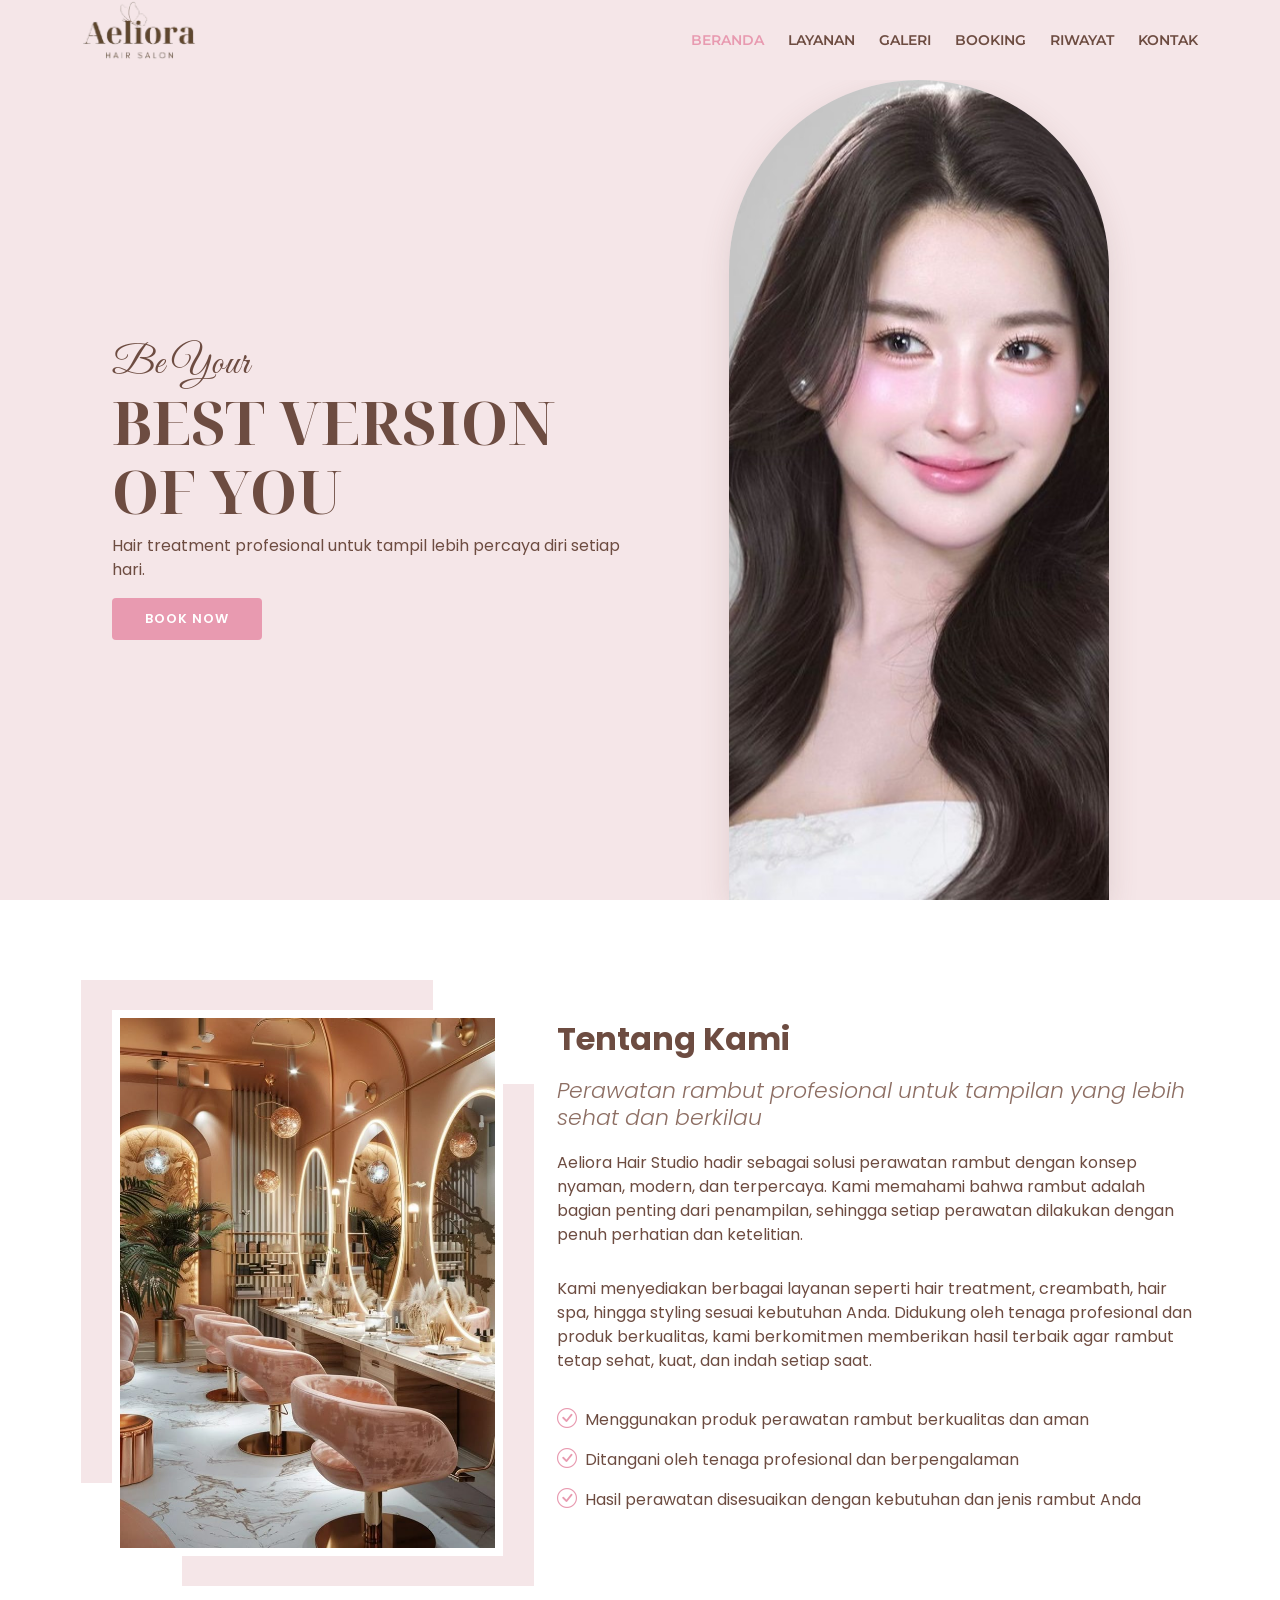
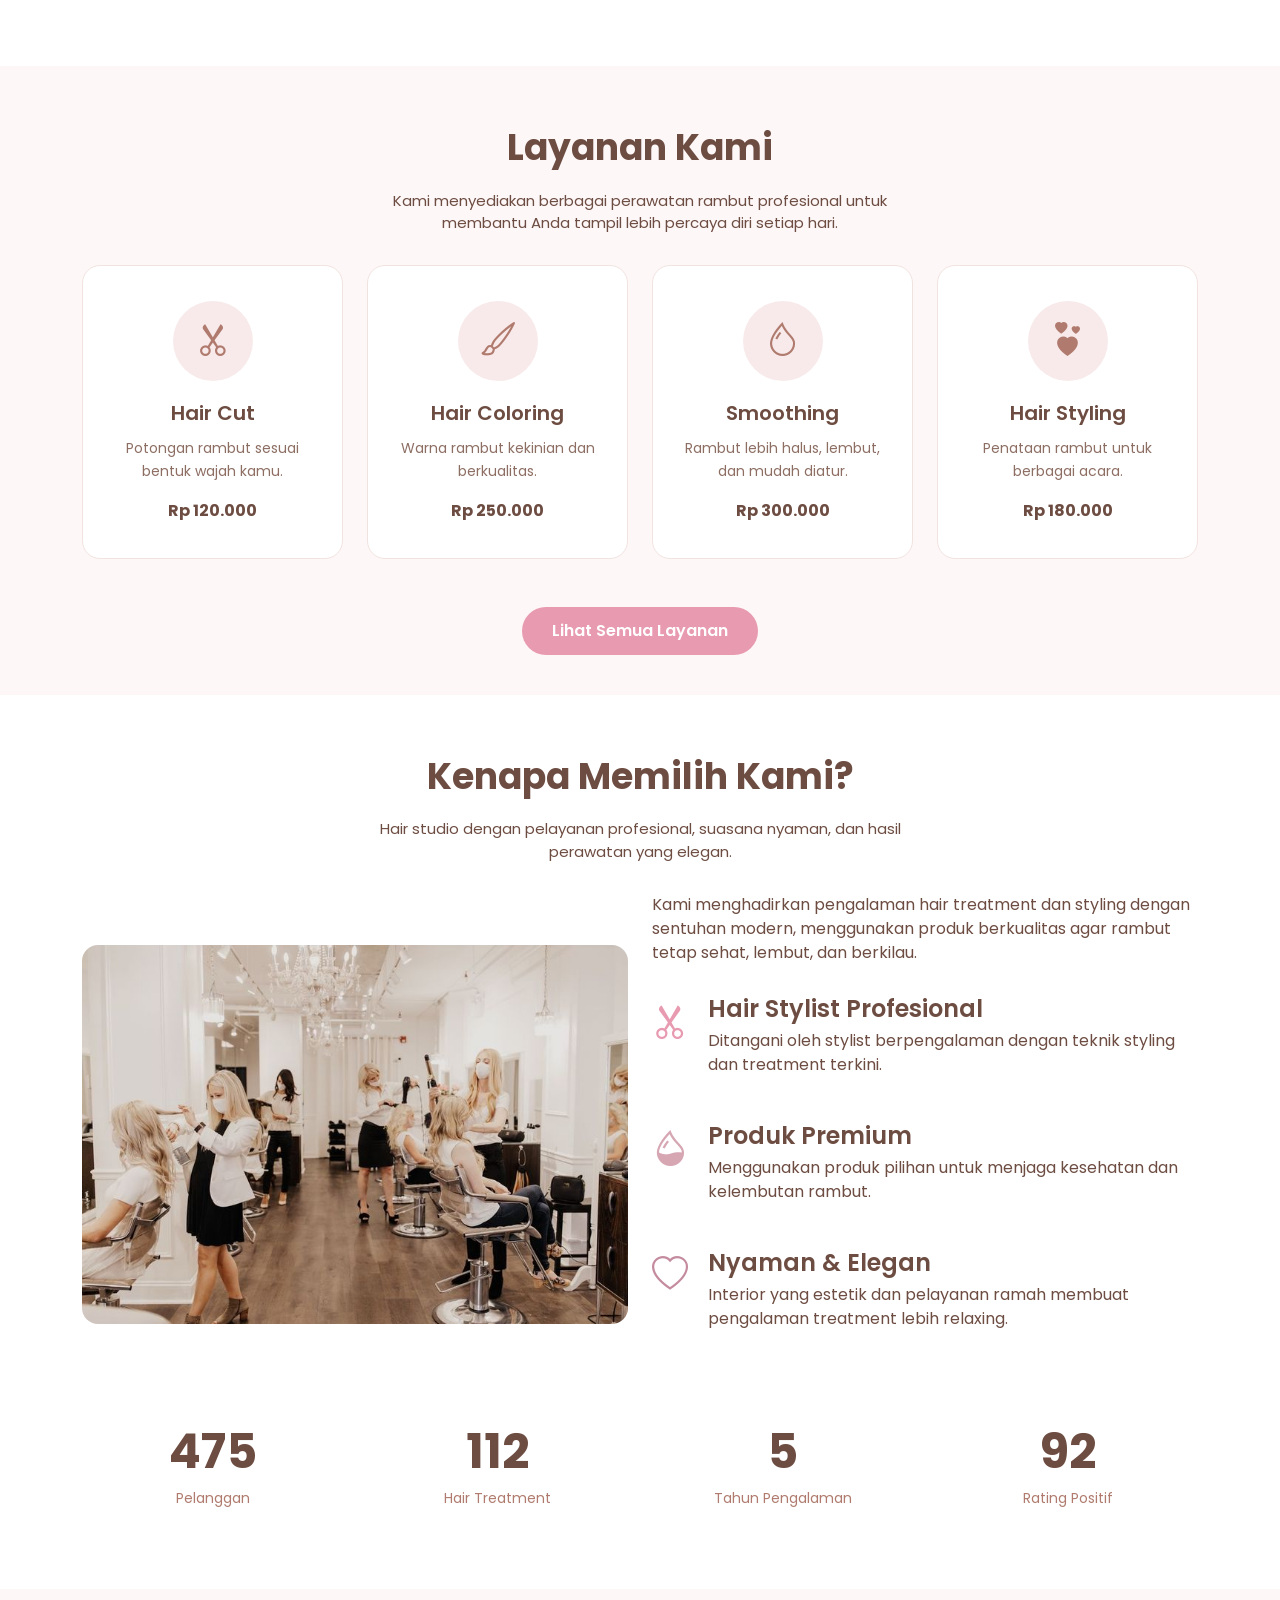
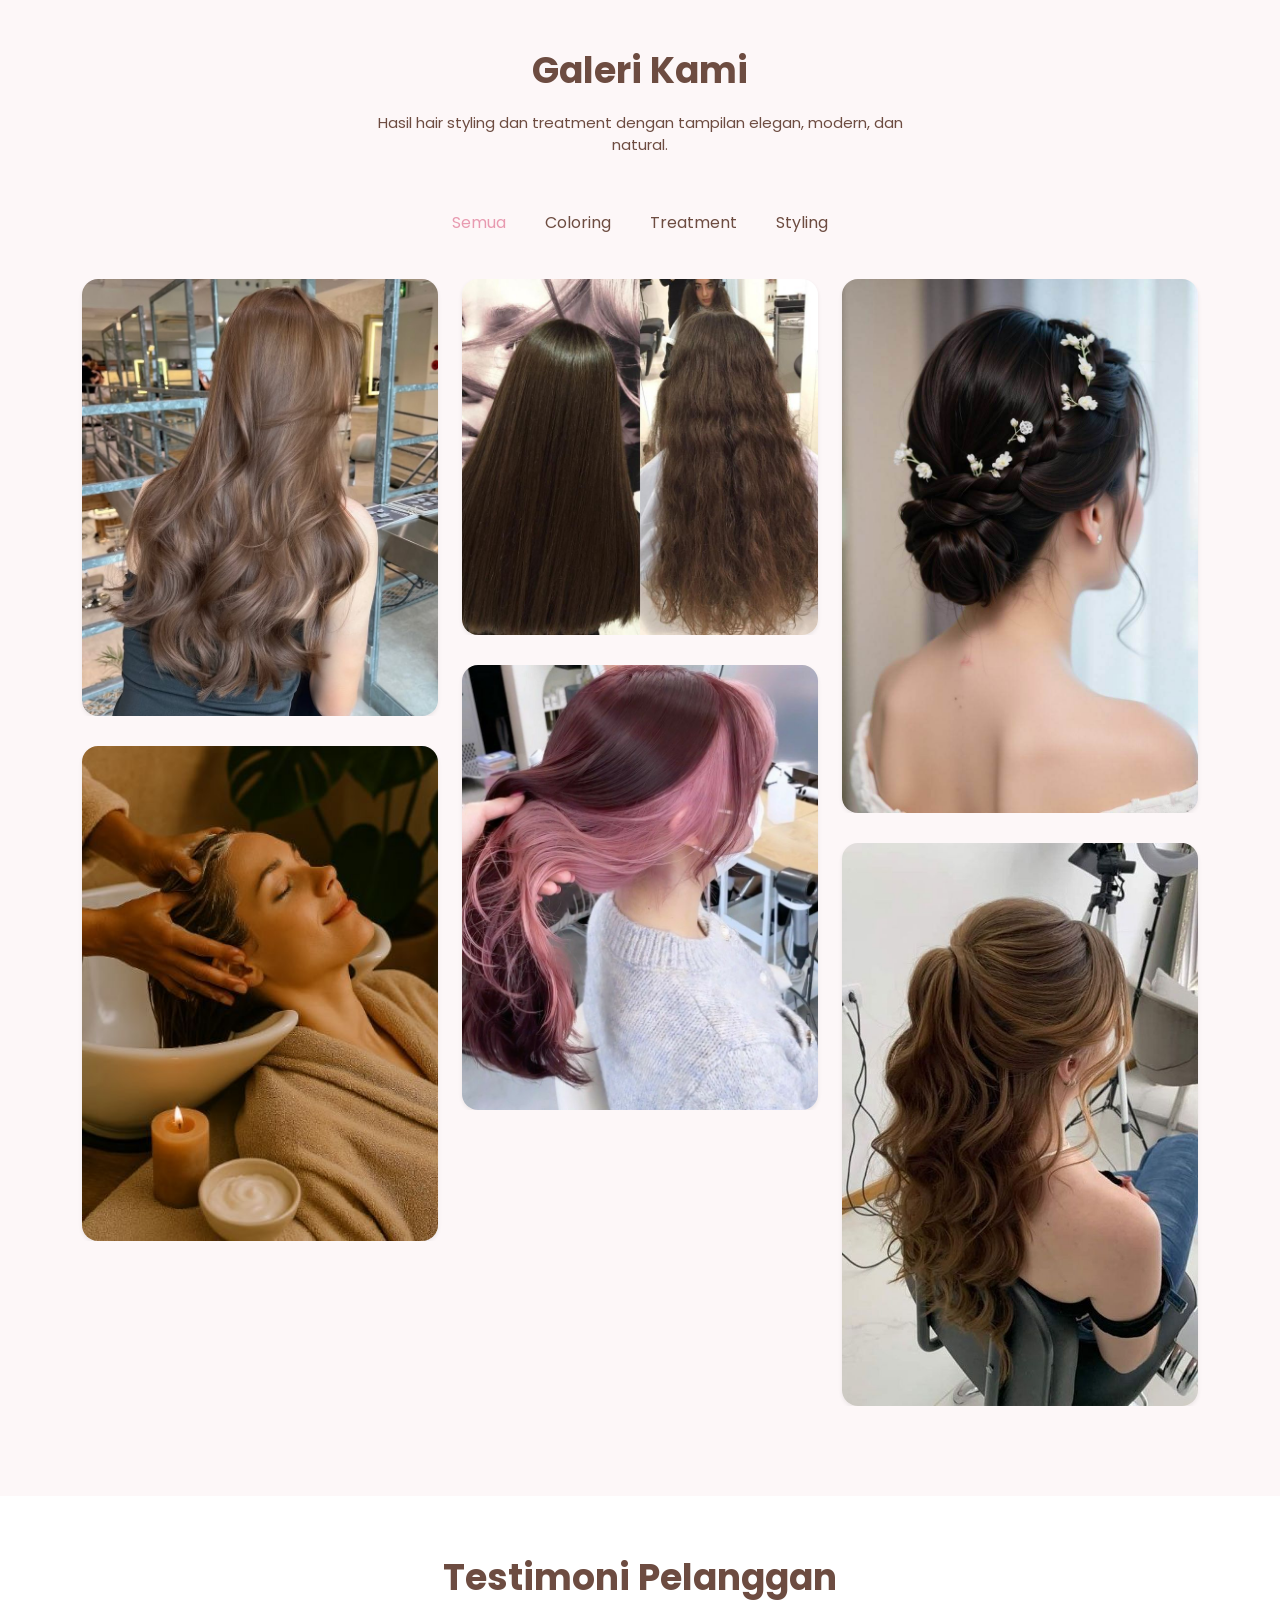
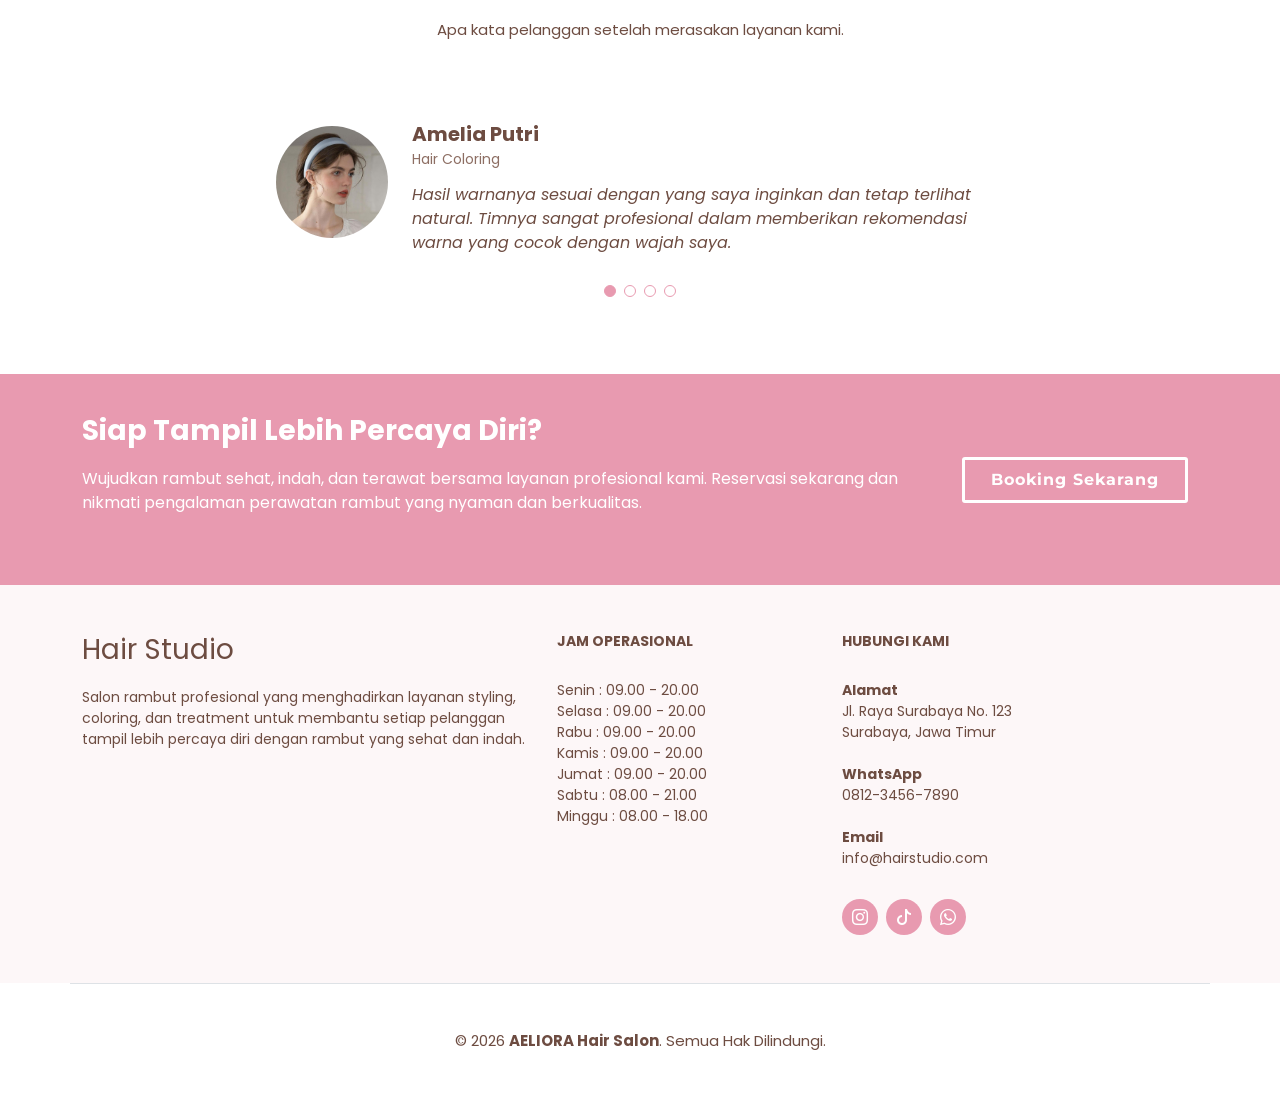
<file: index.html>
<!DOCTYPE html>
<html lang="en">

<head>
  <meta charset="utf-8">
  <meta content="width=device-width, initial-scale=1.0" name="viewport">

  <title>Aeliora Hair Salon - Index</title>
  <meta content="" name="description">
  <meta content="" name="keywords">

  <!-- Favicons -->
  <link href="assets/img/mini-logo.png" rel="icon">
  <link href="assets/img/mini-logo.png" rel="apple-touch-icon">

  <!-- Google Fonts -->
  <link href="https://fonts.googleapis.com/css?family=Open+Sans:300,300i,400,400i,600,600i,700,700i|Montserrat:300,400,500,600,700" rel="stylesheet">
  <link href="https://fonts.googleapis.com/css2?family=Poppins:wght@300;400;500;600&display=swap" rel="stylesheet">
  <link href="https://fonts.googleapis.com/css2?family=Great+Vibes&display=swap" rel="stylesheet">
  <link href="https://fonts.googleapis.com/css2?family=Noto+Serif+Display:wght@400;600&display=swap" rel="stylesheet">

  <!-- Vendor CSS Files -->
  <link href="assets/vendor/aos/aos.css" rel="stylesheet">
  <link href="assets/vendor/bootstrap/css/bootstrap.min.css" rel="stylesheet">
  <link href="assets/vendor/bootstrap-icons/bootstrap-icons.css" rel="stylesheet">
  <link href="assets/vendor/glightbox/css/glightbox.min.css" rel="stylesheet">
  <link href="assets/vendor/swiper/swiper-bundle.min.css" rel="stylesheet">

  <!-- Template Main CSS File -->
  <link href="assets/css/style.css" rel="stylesheet">
  

  <!-- =======================================================
  * Template Name: Rapid
  * Updated: Jul 27 2023 with Bootstrap v5.3.1
  * Template URL: https://bootstrapmade.com/rapid-multipurpose-bootstrap-business-template/
  * Author: BootstrapMade.com
  * License: https://bootstrapmade.com/license/
  ======================================================== -->
</head>

<body>

  <!-- ======= Header ======= -->
  <header id="header" class="fixed-top d-flex align-items-center header-transparent">
    <div class="container d-flex align-items-center">

      <h1 class="logo me-auto"><a href="index.html">
        <img src="assets/img/logo.png" alt="">
      </a></h1>
      <!-- Uncomment below if you prefer to use an image logo -->
      <!-- <a href="index.html" class="logo me-auto"><img src="assets/img/logo.png" alt="" class="img-fluid"></a>-->

      <nav id="navbar" class="navbar order-last order-lg-0">
        <ul>
          <li><a class="nav-link active" href="#hero">Beranda</a></li>
          <li><a class="nav-link" href="layanan.html">Layanan</a></li>
          <li><a class="nav-link" href="galeri.html">Galeri</a></li>
          <li><a class="nav-link " href="booking.html">Booking</a></li>
          <li><a class="nav-link" href="riwayat.html">Riwayat</a></li>
          <li><a class="nav-link" href="#footer">Kontak</a></li>
        </ul>
        <i class="bi bi-list mobile-nav-toggle"></i>
      </nav><!-- .navbar -->
    </div>
  </header><!-- End Header -->

  <!-- ======= Hero Section ======= -->
  <section id="hero" class="clearfix">
    <div class="container d-flex h-100">
      <div class="row justify-content-center" data-aos="fade-up">
        <div class="col-lg-6 intro-info order-lg-first order-last" data-aos="zoom-in" data-aos-delay="100">
          <h5 class="hero-subtitle">Be Your</h5>
          <h1 class="hero-title">BEST VERSION OF YOU</h1>
          <p>
            Hair treatment profesional untuk tampil lebih percaya diri setiap hari.
          </p>
          <a href="booking.html" class="btn btn-book mt-3">Book Now</a>
        </div>

        <div class="col-lg-6 intro-img order-lg-last order-first" data-aos="zoom-out" data-aos-delay="200">
          <div class="img-curve">
            <img src="assets/img/banner.jpg" alt="" class="img-fluid">
          </div>
        </div>
      </div>

    </div>
  </section><!-- End Hero -->

  <main id="main">

    <!-- ======= About Section ======= -->
    <section id="about" class="about">

      <div class="container" data-aos="fade-up">
        <div class="row">

          <div class="col-lg-5 col-md-6">
            <div class="about-img" data-aos="fade-right" data-aos-delay="100">
              <img src="assets/img/tentang_kami.jfif" alt="">
            </div>
          </div>

          <div class="col-lg-7 col-md-6">
            <div class="about-content" data-aos="fade-left" data-aos-delay="100">
              <h2>Tentang Kami</h2>
              <h3>Perawatan rambut profesional untuk tampilan yang lebih sehat dan berkilau</h3>
              <p>
                Aeliora Hair Studio hadir sebagai solusi perawatan rambut dengan konsep nyaman, modern, dan terpercaya. 
                Kami memahami bahwa rambut adalah bagian penting dari penampilan, sehingga setiap perawatan dilakukan 
                dengan penuh perhatian dan ketelitian.
              </p>
              <p>
                Kami menyediakan berbagai layanan seperti hair treatment, creambath, hair spa, hingga styling sesuai kebutuhan Anda. 
                Didukung oleh tenaga profesional dan produk berkualitas, kami berkomitmen memberikan hasil terbaik agar rambut tetap 
                sehat, kuat, dan indah setiap saat.
              </p>
              <ul>
                <li><i class="bi bi-check-circle"></i> Menggunakan produk perawatan rambut berkualitas dan aman</li>
    <li><i class="bi bi-check-circle"></i> Ditangani oleh tenaga profesional dan berpengalaman</li>
    <li><i class="bi bi-check-circle"></i> Hasil perawatan disesuaikan dengan kebutuhan dan jenis rambut Anda</li>
              </ul>
            </div>
          </div>
        </div>
      </div>

    </section><!-- End About Section -->

    <!-- ======= Services Section ======= -->
    <section id="services" class="services section-bg">
      <div class="container" data-aos="fade-up">

        <header class="section-header">
          <h3>Layanan Kami</h3>
          <p>Kami menyediakan berbagai perawatan rambut profesional untuk membantu Anda tampil lebih percaya diri setiap hari.</p>
        </header>

        <div class="row g-4 justify-content-center">

          <!-- Hair Cut -->
          <div class="col-6 col-md-4 col-lg-3">
            <div class="service-card text-center">
              <div class="icon-circle">
                <i class="bi bi-scissors"></i>
              </div>

              <h4>Hair Cut</h4>

              <p>
                Potongan rambut sesuai bentuk wajah kamu.
              </p>

              <span>Rp 120.000</span>
            </div>
          </div>

          <!-- Hair Coloring -->
          <div class="col-6 col-md-4 col-lg-3">
            <div class="service-card text-center">
              <div class="icon-circle">
                <i class="bi bi-brush"></i>
              </div>

              <h4>Hair Coloring</h4>

              <p>
                Warna rambut kekinian dan berkualitas.
              </p>

              <span>Rp 250.000</span>
            </div>
          </div>

          <!-- Smoothing -->
          <div class="col-6 col-md-4 col-lg-3">
            <div class="service-card text-center">
              <div class="icon-circle">
                <i class="bi bi-droplet"></i>
              </div>

              <h4>Smoothing</h4>

              <p>
                Rambut lebih halus, lembut, dan mudah diatur.
              </p>

              <span>Rp 300.000</span>
            </div>
          </div>

          <!-- Hair Styling -->
          <div class="col-6 col-md-4 col-lg-3">
            <div class="service-card text-center">
              <div class="icon-circle">
                <i class="bi bi-hearts"></i>
              </div>

              <h4>Hair Styling</h4>

              <p>
                Penataan rambut untuk berbagai acara.
              </p>

              <span>Rp 180.000</span>
            </div>
          </div>

        </div>

        <!-- Button -->
        <div class="text-center mt-5">
          <a href="layanan.html" class="btn-layanan">
            Lihat Semua Layanan
          </a>
        </div>

      </div>
    </section>
    <!-- End Services Section -->

    <!-- ======= Keunggulan Section ======= -->
    <section id="why-us" class="why-us">
      <div class="container" data-aos="fade-up">

        <header class="section-header">
          <h3>Kenapa Memilih Kami?</h3>
          <p>
            Hair studio dengan pelayanan profesional, suasana nyaman, dan hasil perawatan yang elegan.
          </p>
        </header>

        <div class="row align-items-center">

          <div class="col-lg-6" data-aos="zoom-in" data-aos-delay="100">
            <div class="why-us-img">
              <img src="assets/img/keunggulan.jfif" alt="" class="img-fluid rounded-4">
            </div>
          </div>

          <div class="col-lg-6">

            <div class="why-us-content">

              <p>
                Kami menghadirkan pengalaman hair treatment dan styling dengan sentuhan modern, 
                menggunakan produk berkualitas agar rambut tetap sehat, lembut, dan berkilau.
              </p>

              <div class="features clearfix" data-aos="fade-up" data-aos-delay="100">
                <i class="bi bi-scissors" style="color: #e89ab0;"></i>
                <h4>Hair Stylist Profesional</h4>
                <p>
                  Ditangani oleh stylist berpengalaman dengan teknik styling dan treatment terkini.
                </p>
              </div>

              <div class="features clearfix" data-aos="fade-up" data-aos-delay="200">
                <i class="bi bi-droplet-half" style="color: #d6a6b3;"></i>
                <h4>Produk Premium</h4>
                <p>
                  Menggunakan produk pilihan untuk menjaga kesehatan dan kelembutan rambut.
                </p>
              </div>

              <div class="features clearfix" data-aos="fade-up" data-aos-delay="300">
                <i class="bi bi-heart" style="color: #c48b9f;"></i>
                <h4>Nyaman & Elegan</h4>
                <p>
                  Interior yang estetik dan pelayanan ramah membuat pengalaman treatment lebih relaxing.
                </p>
              </div>

            </div>

          </div>

        </div>

      </div>

      <div class="container">
        <div class="row counters" data-aos="fade-up" data-aos-delay="100">

          <div class="col-lg-3 col-6 text-center">
            <span data-purecounter-start="0" data-purecounter-end="500" data-purecounter-duration="1" class="purecounter"></span>
            <p>Pelanggan</p>
          </div>

          <div class="col-lg-3 col-6 text-center">
            <span data-purecounter-start="0" data-purecounter-end="120" data-purecounter-duration="1" class="purecounter"></span>
            <p>Hair Treatment</p>
          </div>

          <div class="col-lg-3 col-6 text-center">
            <span data-purecounter-start="0" data-purecounter-end="5" data-purecounter-duration="1" class="purecounter"></span>
            <p>Tahun Pengalaman</p>
          </div>

          <div class="col-lg-3 col-6 text-center">
            <span data-purecounter-start="0" data-purecounter-end="100" data-purecounter-duration="1" class="purecounter"></span>
            <p>Rating Positif</p>
          </div>

        </div>

      </div>
    </section>
    <!-- End Keunggulan Section -->

    <!-- ======= Galeri Section ======= -->
    <section id="portfolio" class="portfolio section-bg">
      <div class="container" data-aos="fade-up">

        <header class="section-header">
          <h3 class="section-title">Galeri Kami</h3>
          <p>
            Hasil hair styling dan treatment dengan tampilan elegan, modern, dan natural.
          </p>
        </header>

        <!-- Filter -->
        <div class="row" data-aos="fade-up" data-aos-delay="100">
          <div class="col-lg-12 d-flex justify-content-center">
            <ul id="portfolio-flters">
              <li data-filter="*" class="filter-active">Semua</li>
              <li data-filter=".filter-coloring">Coloring</li>
              <li data-filter=".filter-treatment">Treatment</li>
              <li data-filter=".filter-styling">Styling</li>
            </ul>
          </div>
        </div>

        <!-- Gallery -->
        <div class="row portfolio-container" data-aos="fade-up" data-aos-delay="200">

          <!-- Item 1 -->
          <div class="col-lg-4 col-md-6 portfolio-item filter-coloring">
            <div class="portfolio-wrap rounded-4 overflow-hidden shadow-sm">
              <img src="assets/img/portfolio/gallery-1.jpg" class="img-fluid" alt="">
              <div class="portfolio-info">
                <h4>Soft Brown Hair</h4>
                <p>Hair Coloring</p>

                <div>
                  <a href="assets/img/portfolio/gallery-1.jpg"
                    data-gallery="portfolioGallery"
                    class="portfolio-lightbox"
                    title="Soft Brown Hair">
                    <i class="bi bi-plus"></i>
                  </a>
                </div>

              </div>
            </div>
          </div>

          <!-- Item 2 -->
          <div class="col-lg-4 col-md-6 portfolio-item filter-treatment">
            <div class="portfolio-wrap rounded-4 overflow-hidden shadow-sm">
              <img src="assets/img/portfolio/gallery-2.jpg" class="img-fluid" alt="">
              <div class="portfolio-info">
                <h4>Smoothing Hair</h4>
                <p>Hair Treatment</p>

                <div>
                  <a href="assets/img/portfolio/gallery-2.jpg"
                    data-gallery="portfolioGallery"
                    class="portfolio-lightbox"
                    title="Smoothing Hair">
                    <i class="bi bi-plus"></i>
                  </a>
                </div>

              </div>
            </div>
          </div>

          <!-- Item 3 -->
          <div class="col-lg-4 col-md-6 portfolio-item filter-styling">
            <div class="portfolio-wrap rounded-4 overflow-hidden shadow-sm">
              <img src="assets/img/portfolio/gallery-3.jpg" class="img-fluid" alt="">
              <div class="portfolio-info">
                <h4>Elegant Styling</h4>
                <p>Hair Styling</p>

                <div>
                  <a href="assets/img/portfolio/gallery-3.jpg"
                    data-gallery="portfolioGallery"
                    class="portfolio-lightbox"
                    title="Elegant Styling">
                    <i class="bi bi-plus"></i>
                  </a>
                </div>

              </div>
            </div>
          </div>

          <!-- Item 4 -->
          <div class="col-lg-4 col-md-6 portfolio-item filter-coloring">
            <div class="portfolio-wrap rounded-4 overflow-hidden shadow-sm">
              <img src="assets/img/portfolio/gallery-4.jpg" class="img-fluid" alt="">
              <div class="portfolio-info">
                <h4>Red Pink Peek A Boo Hair</h4>
                <p>Hair Coloring</p>

                <div>
                  <a href="assets/img/portfolio/gallery-4.jpg"
                    data-gallery="portfolioGallery"
                    class="portfolio-lightbox"
                    title="Red Pink Peek A Boo Hair">
                    <i class="bi bi-plus"></i>
                  </a>
                </div>

              </div>
            </div>
          </div>

          <!-- Item 5 -->
          <div class="col-lg-4 col-md-6 portfolio-item filter-treatment">
            <div class="portfolio-wrap rounded-4 overflow-hidden shadow-sm">
              <img src="assets/img/portfolio/gallery-5.jpg" class="img-fluid" alt="">
              <div class="portfolio-info">
                <h4>Hair Spa</h4>
                <p>Hair Treatment</p>

                <div>
                  <a href="assets/img/portfolio/gallery-5.jpg"
                    data-gallery="portfolioGallery"
                    class="portfolio-lightbox"
                    title="Hair Spa">
                    <i class="bi bi-plus"></i>
                  </a>
                </div>

              </div>
            </div>
          </div>

          <!-- Item 6 -->
          <div class="col-lg-4 col-md-6 portfolio-item filter-styling">
            <div class="portfolio-wrap rounded-4 overflow-hidden shadow-sm">
              <img src="assets/img/portfolio/gallery-6.jpg" class="img-fluid" alt="">
              <div class="portfolio-info">
                <h4>Twisted Half-Up Style</h4>
                <p>Hair Styling</p>

                <div>
                  <a href="assets/img/portfolio/gallery-6.jpg"
                    data-gallery="portfolioGallery"
                    class="portfolio-lightbox"
                    title="Twisted Half-Up Style">
                    <i class="bi bi-plus"></i>
                  </a>
                </div>

              </div>
            </div>
          </div>

        </div>

      </div>
    </section>
    <!-- End Galeri Section -->

    <!-- ======= Testimoni Section ======= -->
    <section id="testimonials" class="testimonials">
      <div class="container" data-aos="zoom-in">

        <header class="section-header">
          <h3>Testimoni Pelanggan</h3>
          <p>Apa kata pelanggan setelah merasakan layanan kami.</p>
        </header>

        <div class="row justify-content-center">
          <div class="col-lg-8">

            <div class="testimonials-slider swiper">
              <div class="swiper-wrapper">

                <!-- Testimoni 1 -->
                <div class="swiper-slide">
                  <div class="testimonial-item">
                    <img src="assets/img/testimonial-1.jpg" class="testimonial-img" alt="">
                    <h3>Amelia Putri</h3>
                    <h4>Hair Coloring</h4>
                    <p>
                      Hasil warnanya sesuai dengan yang saya inginkan dan tetap terlihat natural.
                      Timnya sangat profesional dalam memberikan rekomendasi warna yang cocok dengan wajah saya.
                    </p>
                  </div>
                </div>

                <!-- Testimoni 2 -->
                <div class="swiper-slide">
                  <div class="testimonial-item">
                    <img src="assets/img/testimonial-2.jpg" class="testimonial-img" alt="">
                    <h3>Nabila Azzahra</h3>
                    <h4>Hair Spa</h4>
                    <p>
                      Tempatnya nyaman, bersih, dan membuat saya merasa rileks selama treatment.
                      Rambut terasa lebih lembut, sehat, dan mudah diatur setelah perawatan.
                    </p>
                  </div>
                </div>

                <!-- Testimoni 3 -->
                <div class="swiper-slide">
                  <div class="testimonial-item">
                    <img src="assets/img/testimonial-3.jpg" class="testimonial-img" alt="">
                    <h3>Sarah Maharani</h3>
                    <h4>Hair Styling</h4>
                    <p>
                      Hair styling yang dibuat sangat rapi dan sesuai dengan tema acara yang saya hadiri.
                      Hasilnya tahan lama dan membuat saya lebih percaya diri sepanjang hari.
                    </p>
                  </div>
                </div>

                <!-- Testimoni 4 -->
                <div class="swiper-slide">
                  <div class="testimonial-item">
                    <img src="assets/img/testimonial-4.jpg" class="testimonial-img" alt="">
                    <h3>Cindy Natalia</h3>
                    <h4>Smoothing</h4>
                    <p>
                      Saya sangat puas dengan hasil smoothing yang halus dan natural.
                      Rambut terlihat lebih berkilau, tidak mengembang, dan tetap sehat.
                    </p>
                  </div>
                </div>

              </div>

              <div class="swiper-pagination"></div>

            </div>
          </div>
        </div>

      </div>
    </section>

    <!-- ======= Call To Action Section ======= -->
    <section id="call-to-action" class="call-to-action">
    <div class="container" data-aos="zoom-out">
      <div class="row align-items-center">
        <div class="col-lg-9 text-center text-lg-start">
          <h3 class="cta-title">Siap Tampil Lebih Percaya Diri?</h3>
          <p class="cta-text">
            Wujudkan rambut sehat, indah, dan terawat bersama layanan profesional kami.
            Reservasi sekarang dan nikmati pengalaman perawatan rambut yang nyaman dan berkualitas.
          </p>
        </div>
        <div class="col-lg-3 cta-btn-container text-center">
          <a class="cta-btn align-middle" href="booking.html">
            Booking Sekarang
          </a>
        </div>
      </div>
    </div>
  </section>
    <!--  End Call To Action Section -->

  </main><!-- End #main -->

  <!-- ======= Footer ======= -->
  <footer id="footer" class="section-bg">
    <div class="footer-top py-5">
      <div class="container">
        <div class="row gy-4">
          <!-- Brand -->
          <div class="col-lg-5">
            <h3>Hair Studio</h3>
            <p>
              Salon rambut profesional yang menghadirkan layanan styling,
              coloring, dan treatment untuk membantu setiap pelanggan tampil
              lebih percaya diri dengan rambut yang sehat dan indah.
            </p>
          </div>
          <!-- Jam Operasional -->
          <div class="col-lg-3">
            <h4>Jam Operasional</h4>
            <ul class="list-unstyled">
              <li>Senin : 09.00 - 20.00</li>
              <li>Selasa : 09.00 - 20.00</li>
              <li>Rabu : 09.00 - 20.00</li>
              <li>Kamis : 09.00 - 20.00</li>
              <li>Jumat : 09.00 - 20.00</li>
              <li>Sabtu : 08.00 - 21.00</li>
              <li>Minggu : 08.00 - 18.00</li>
            </ul>
          </div>
          <!-- Kontak -->
          <div class="col-lg-4">
            <h4>Hubungi Kami</h4>
            <p>
              <strong>Alamat</strong><br>
              Jl. Raya Surabaya No. 123<br>
              Surabaya, Jawa Timur<br><br>
              <strong>WhatsApp</strong><br>
              0812-3456-7890<br><br>
              <strong>Email</strong><br>
              info@hairstudio.com
            </p>
            <div class="social-links mt-3">
              <a href="#"><i class="bi bi-instagram"></i></a>
              <a href="#"><i class="bi bi-tiktok"></i></a>
              <a href="#"><i class="bi bi-whatsapp"></i></a>
            </div>
          </div>
        </div>
      </div>
    </div>

    <div class="container text-center py-3 border-top">
      <div class="copyright">
        © 2026 <strong>AELIORA Hair Salon</strong>. Semua Hak Dilindungi.
      </div>
    </div>
  </footer><!-- End  Footer -->

  <a href="#" class="back-to-top d-flex align-items-center justify-content-center"><i class="bi bi-arrow-up-short"></i></a>

  <!-- Vendor JS Files -->
  <script src="assets/vendor/purecounter/purecounter_vanilla.js"></script>
  <script src="assets/vendor/aos/aos.js"></script>
  <script src="assets/vendor/bootstrap/js/bootstrap.bundle.min.js"></script>
  <script src="assets/vendor/glightbox/js/glightbox.min.js"></script>
  <script src="assets/vendor/isotope-layout/isotope.pkgd.min.js"></script>
  <script src="assets/vendor/swiper/swiper-bundle.min.js"></script>
  <script src="assets/vendor/php-email-form/validate.js"></script>

  <!-- Template Main JS File -->
  <script src="assets/js/main.js"></script>

</body>

</html>
</file>
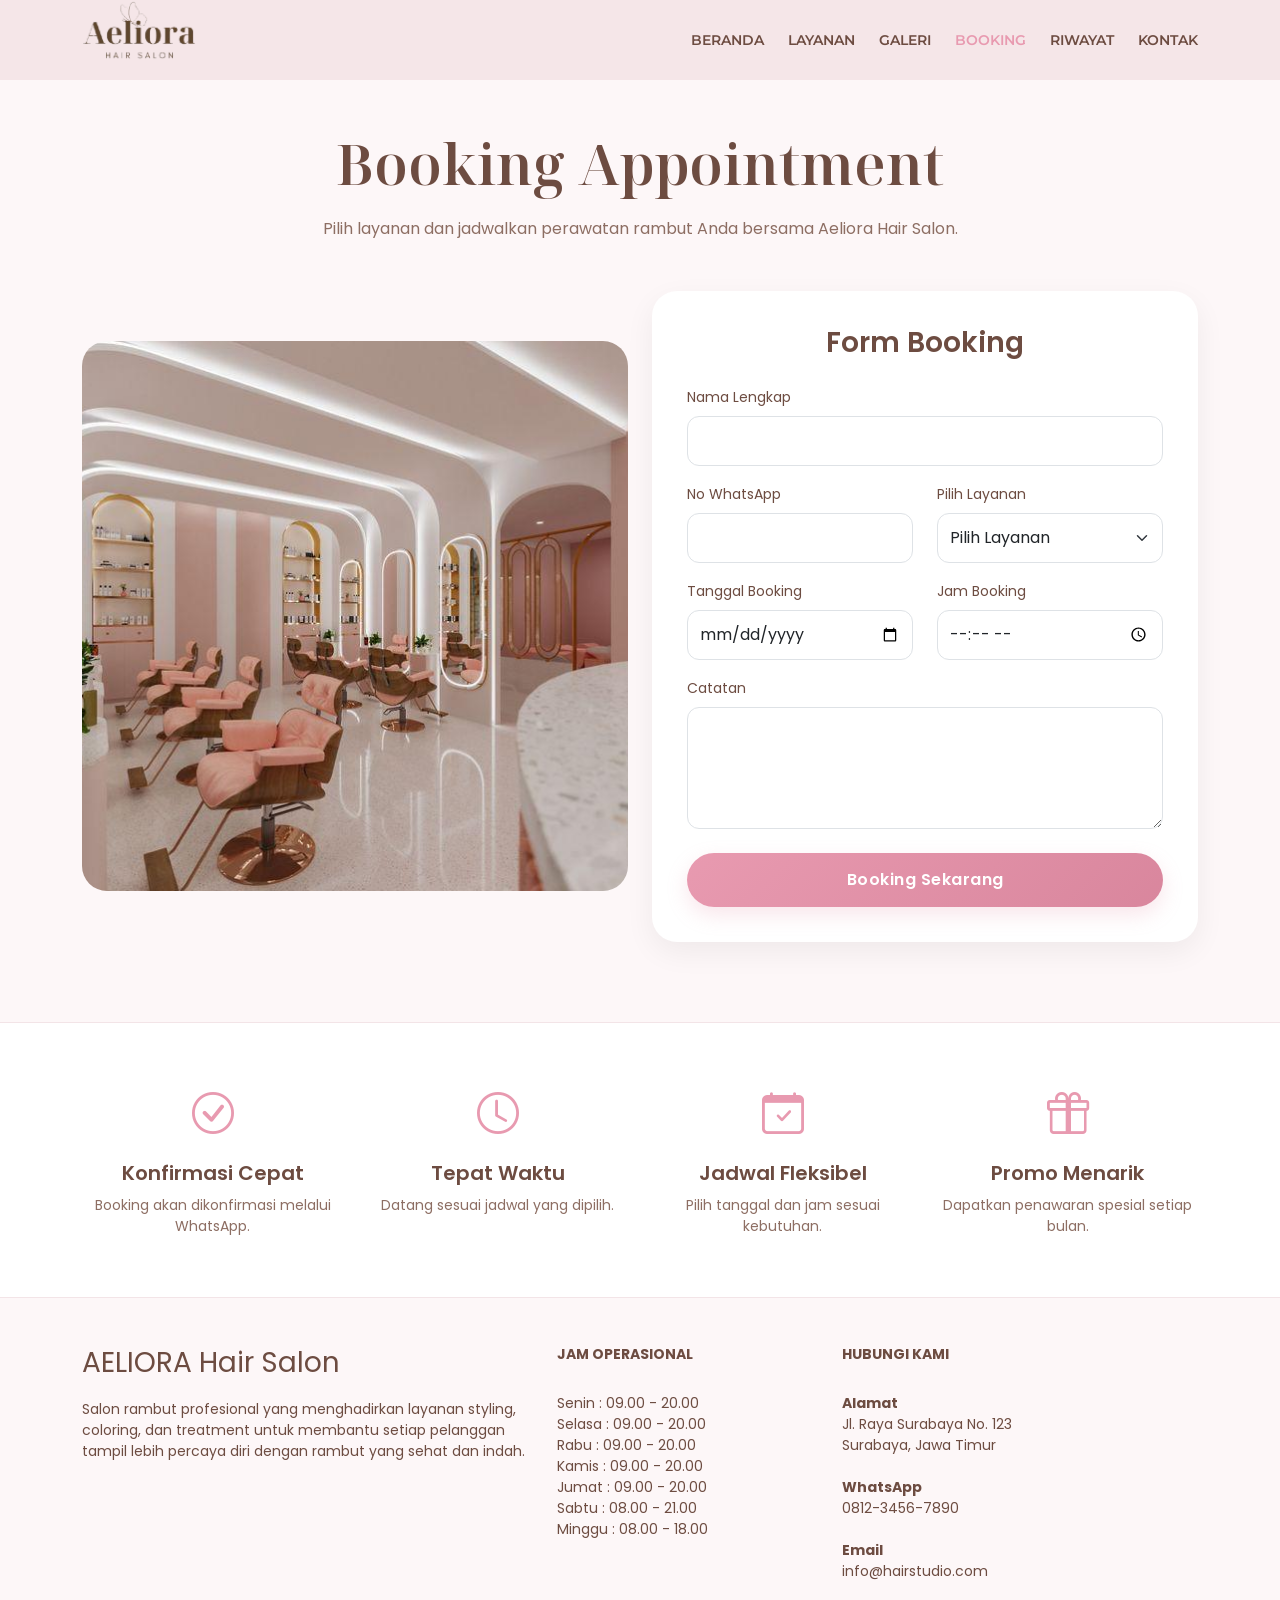
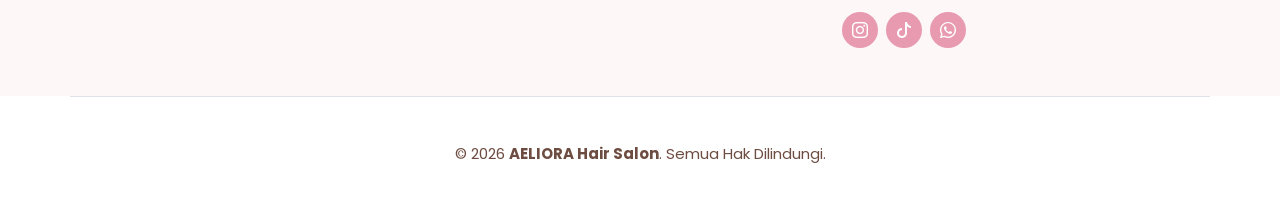
<file: booking.html>
<!DOCTYPE html>
<html lang="en">

<head>
  <meta charset="utf-8">
  <meta content="width=device-width, initial-scale=1.0" name="viewport">

  <title>Aeliora Hair Salon - Booking</title>
  <meta content="" name="description">
  <meta content="" name="keywords">

  <!-- Favicons -->
  <link href="assets/img/mini-logo.png" rel="icon">
  <link href="assets/img/mini-logo.png" rel="apple-touch-icon">

  <!-- Google Fonts -->
  <link href="https://fonts.googleapis.com/css?family=Open+Sans:300,300i,400,400i,600,600i,700,700i|Montserrat:300,400,500,600,700" rel="stylesheet">
  <link href="https://fonts.googleapis.com/css2?family=Poppins:wght@300;400;500;600&display=swap" rel="stylesheet">
  <link href="https://fonts.googleapis.com/css2?family=Great+Vibes&display=swap" rel="stylesheet">
  <link href="https://fonts.googleapis.com/css2?family=Noto+Serif+Display:wght@400;600&display=swap" rel="stylesheet">

  <!-- Vendor CSS Files -->
  <link href="assets/vendor/aos/aos.css" rel="stylesheet">
  <link href="assets/vendor/bootstrap/css/bootstrap.min.css" rel="stylesheet">
  <link href="assets/vendor/bootstrap-icons/bootstrap-icons.css" rel="stylesheet">
  <link href="assets/vendor/glightbox/css/glightbox.min.css" rel="stylesheet">
  <link href="assets/vendor/swiper/swiper-bundle.min.css" rel="stylesheet">

  <!-- Template Main CSS File -->
  <link href="assets/css/style_booking.css" rel="stylesheet">
  <link rel="stylesheet" href="https://cloudflare.com">

  <!-- =======================================================
  * Template Name: Rapid
  * Updated: Jul 27 2023 with Bootstrap v5.3.1
  * Template URL: https://bootstrapmade.com/rapid-multipurpose-bootstrap-business-template/
  * Author: BootstrapMade.com
  * License: https://bootstrapmade.com/license/
  ======================================================== -->
</head>

<body>

  <!-- ======= Header ======= -->
  <header id="header" class="fixed-top d-flex align-items-center header-transparent">
    <div class="container d-flex align-items-center">

      <h1 class="logo me-auto"><a href="index.html">
        <img src="assets/img/logo.png" alt="">
      </a></h1>
      <!-- Uncomment below if you prefer to use an image logo -->
      <!-- <a href="index.html" class="logo me-auto"><img src="assets/img/logo.png" alt="" class="img-fluid"></a>-->

      <nav id="navbar" class="navbar order-last order-lg-0">
        <ul>
          <li><a class="nav-link" href="index.html">Beranda</a></li>
          <li><a class="nav-link" href="layanan.html">Layanan</a></li>
          <li><a class="nav-link" href="galeri.html">Galeri</a></li>
          <li><a class="nav-link active" href="booking.html">Booking</a></li>
          <li><a class="nav-link" href="riwayat.html">Riwayat</a></li>
          <li><a class="nav-link" href="#footer">Kontak</a></li>
        </ul>
        <i class="bi bi-list mobile-nav-toggle"></i>
      </nav><!-- .navbar -->
    </div>
  </header><!-- End Header -->

  <main id="main">

    <!-- Judul -->
  <section id="booking-section">

    <div class="container">

      <div class="booking-header text-center">
        <h1>Booking Appointment</h1>
        <p>
          Pilih layanan dan jadwalkan perawatan rambut Anda
          bersama Aeliora Hair Salon.
        </p>
      </div>

      <div class="row align-items-center g-4">

        <!-- Foto -->
        <div class="col-lg-6">
          <div class="booking-image">
            <img src="assets/img/salon.jpg" alt="">
          </div>
        </div>

        <!-- Form -->
        <div class="col-lg-6">
          <div class="booking-form">

            <h3>Form Booking</h3>

            <form>

              <div class="mb-3">
                <label>Nama Lengkap</label>
                <input type="text" class="form-control">
              </div>

              <div class="row">
                <div class="col-md-6 mb-3">
                  <label>No WhatsApp</label>
                  <input type="text" class="form-control">
                </div>

                <div class="col-md-6 mb-3">
                  <label>Pilih Layanan</label>
                  <select class="form-select">
                    <option disabled">Pilih Layanan</option>
                    <option>Hair Cut</option>
                    <option>Hair Coloring</option>
                    <option>Smoothing</option>
                    <option>Hair Spa</option>
                    <option>Creambath</option>
                    <option>Hair Styling</option>
                  </select>
                </div>
              </div>

              <div class="row">
                <div class="col-md-6 mb-3">
                  <label>Tanggal Booking</label>
                  <input type="date" class="form-control">
                </div>

                <div class="col-md-6 mb-3">
                  <label>Jam Booking</label>
                  <input type="time" class="form-control">
                </div>
              </div>

              <div class="mb-4">
                <label>Catatan</label>
                <textarea class="form-control" rows="4"></textarea>
              </div>

              <a href="riwayat.html" class="btn-booking" style="color: white;">
                Booking Sekarang
              </a>

            </form>

          </div>
        </div>

      </div>
    </div>
  </section>

      <!-- Info -->
      <section class="booking-info-section">

        <div class="container">

          <div class="row text-center">

            <div class="col-lg-3 col-md-6">
              <i class="bi bi-check-circle"></i>
              <h5>Konfirmasi Cepat</h5>
              <p>Booking akan dikonfirmasi melalui WhatsApp.</p>
            </div>

            <div class="col-lg-3 col-md-6">
              <i class="bi bi-clock"></i>
              <h5>Tepat Waktu</h5>
              <p>Datang sesuai jadwal yang dipilih.</p>
            </div>

            <div class="col-lg-3 col-md-6">
              <i class="bi bi-calendar-check"></i>
              <h5>Jadwal Fleksibel</h5>
              <p>Pilih tanggal dan jam sesuai kebutuhan.</p>
            </div>

            <div class="col-lg-3 col-md-6">
              <i class="bi bi-gift"></i>
              <h5>Promo Menarik</h5>
              <p>Dapatkan penawaran spesial setiap bulan.</p>
            </div>

          </div>

        </div>

      </section>

  </main><!-- End #main -->

  <!-- ======= Footer ======= -->
  <footer id="footer" class="section-bg">
    <div class="footer-top py-5">
      <div class="container">
        <div class="row gy-4">
          <!-- Brand -->
          <div class="col-lg-5">
            <h3>AELIORA Hair Salon</h3>
            <p>
              Salon rambut profesional yang menghadirkan layanan styling,
              coloring, dan treatment untuk membantu setiap pelanggan tampil
              lebih percaya diri dengan rambut yang sehat dan indah.
            </p>
          </div>
          <!-- Jam Operasional -->
          <div class="col-lg-3">
            <h4>Jam Operasional</h4>
            <ul class="list-unstyled">
              <li>Senin : 09.00 - 20.00</li>
              <li>Selasa : 09.00 - 20.00</li>
              <li>Rabu : 09.00 - 20.00</li>
              <li>Kamis : 09.00 - 20.00</li>
              <li>Jumat : 09.00 - 20.00</li>
              <li>Sabtu : 08.00 - 21.00</li>
              <li>Minggu : 08.00 - 18.00</li>
            </ul>
          </div>
          <!-- Kontak -->
          <div class="col-lg-4">
            <h4>Hubungi Kami</h4>
            <p>
              <strong>Alamat</strong><br>
              Jl. Raya Surabaya No. 123<br>
              Surabaya, Jawa Timur<br><br>
              <strong>WhatsApp</strong><br>
              0812-3456-7890<br><br>
              <strong>Email</strong><br>
              info@hairstudio.com
            </p>
            <div class="social-links mt-3">
              <a href="#"><i class="bi bi-instagram"></i></a>
              <a href="#"><i class="bi bi-tiktok"></i></a>
              <a href="#"><i class="bi bi-whatsapp"></i></a>
            </div>
          </div>
        </div>
      </div>
    </div>

    <div class="container text-center py-3 border-top">
      <div class="copyright">
        © 2026 <strong>AELIORA Hair Salon</strong>. Semua Hak Dilindungi.
      </div>
    </div>
  </footer><!-- End  Footer -->

  <a href="#" class="back-to-top d-flex align-items-center justify-content-center"><i class="bi bi-arrow-up-short"></i></a>

  <!-- Vendor JS Files -->
  <script src="assets/vendor/purecounter/purecounter_vanilla.js"></script>
  <script src="assets/vendor/aos/aos.js"></script>
  <script src="assets/vendor/bootstrap/js/bootstrap.bundle.min.js"></script>
  <script src="assets/vendor/glightbox/js/glightbox.min.js"></script>
  <script src="assets/vendor/isotope-layout/isotope.pkgd.min.js"></script>
  <script src="assets/vendor/swiper/swiper-bundle.min.js"></script>
  <script src="assets/vendor/php-email-form/validate.js"></script>

  <!-- Template Main JS File -->
  <script src="assets/js/main.js"></script>

</body>

</html>
</file>
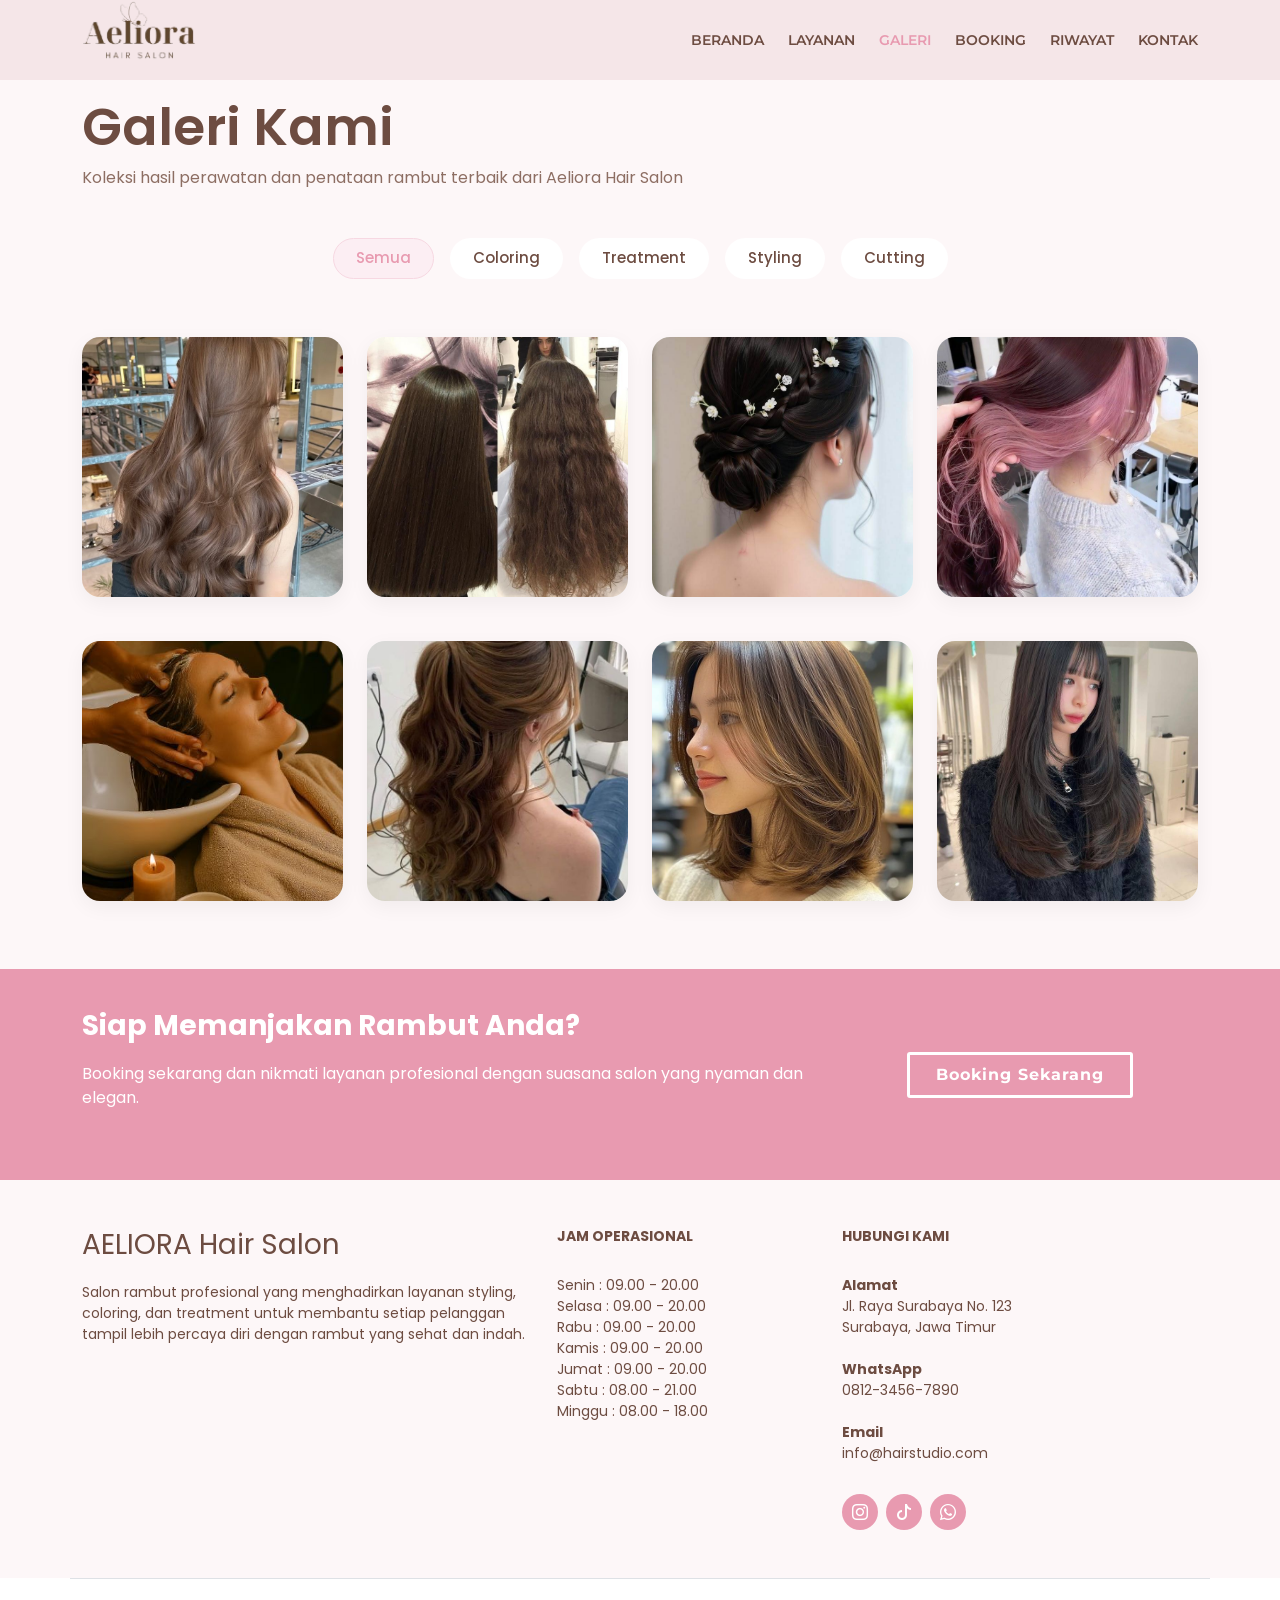
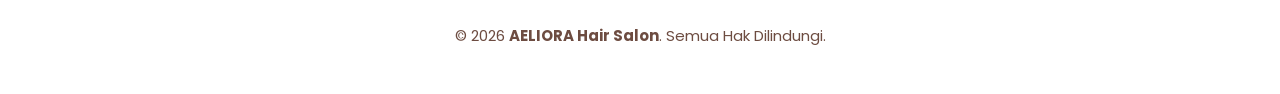
<file: galeri.html>
<!DOCTYPE html>
<html lang="en">

<head>
  <meta charset="utf-8">
  <meta content="width=device-width, initial-scale=1.0" name="viewport">

  <title>Aeliora Hair Salon - Galeri</title>
  <meta content="" name="description">
  <meta content="" name="keywords">

  <!-- Favicons -->
  <link href="assets/img/mini-logo.png" rel="icon">
  <link href="assets/img/mini-logo.png" rel="apple-touch-icon">

  <!-- Google Fonts -->
  <link href="https://fonts.googleapis.com/css?family=Open+Sans:300,300i,400,400i,600,600i,700,700i|Montserrat:300,400,500,600,700" rel="stylesheet">
  <link href="https://fonts.googleapis.com/css2?family=Poppins:wght@300;400;500;600&display=swap" rel="stylesheet">
  <link href="https://fonts.googleapis.com/css2?family=Great+Vibes&display=swap" rel="stylesheet">
  <link href="https://fonts.googleapis.com/css2?family=Noto+Serif+Display:wght@400;600&display=swap" rel="stylesheet">

  <!-- Vendor CSS Files -->
  <link href="assets/vendor/aos/aos.css" rel="stylesheet">
  <link href="assets/vendor/bootstrap/css/bootstrap.min.css" rel="stylesheet">
  <link href="assets/vendor/bootstrap-icons/bootstrap-icons.css" rel="stylesheet">
  <link href="assets/vendor/glightbox/css/glightbox.min.css" rel="stylesheet">
  <link href="assets/vendor/swiper/swiper-bundle.min.css" rel="stylesheet">

  <!-- Template Main CSS File -->
  <link href="assets/css/style_galeri.css" rel="stylesheet">
  <link rel="stylesheet" href="https://cloudflare.com">

  <!-- =======================================================
  * Template Name: Rapid
  * Updated: Jul 27 2023 with Bootstrap v5.3.1
  * Template URL: https://bootstrapmade.com/rapid-multipurpose-bootstrap-business-template/
  * Author: BootstrapMade.com
  * License: https://bootstrapmade.com/license/
  ======================================================== -->
</head>

<body>

  <!-- ======= Header ======= -->
  <header id="header" class="fixed-top d-flex align-items-center header-transparent">
    <div class="container d-flex align-items-center">

      <h1 class="logo me-auto"><a href="index.html">
        <img src="assets/img/logo.png" alt="">
      </a></h1>
      <!-- Uncomment below if you prefer to use an image logo -->
      <!-- <a href="index.html" class="logo me-auto"><img src="assets/img/logo.png" alt="" class="img-fluid"></a>-->

      <nav id="navbar" class="navbar order-last order-lg-0">
        <ul>
          <li><a class="nav-link" href="index.html">Beranda</a></li>
          <li><a class="nav-link" href="layanan.html">Layanan</a></li>
          <li><a class="nav-link active" href="galeri.html">Galeri</a></li>
          <li><a class="nav-link " href="booking.html">Booking</a></li>
          <li><a class="nav-link" href="riwayat.html">Riwayat</a></li>
          <li><a class="nav-link" href="#footer">Kontak</a></li>
        </ul>
        <i class="bi bi-list mobile-nav-toggle"></i>
      </nav><!-- .navbar -->
    </div>
  </header><!-- End Header -->

  <main id="main">

    <!-- Judul -->
  <section id="judul" class="py-5 mt-5">
    <div class="container">

      <h2 class="mb-2">Galeri Kami</h2>
      <p class="text-muted mb-5">
        Koleksi hasil perawatan dan penataan rambut terbaik dari Aeliora Hair Salon
      </p>

      <!-- Filter Button -->
      <div class="gallery-filter text-center mb-5">
        <button class="active" data-filter="all">Semua</button>
        <button data-filter="coloring">Coloring</button>
        <button data-filter="treatment">Treatment</button>
        <button data-filter="styling">Styling</button>
        <button data-filter="cutting">Cutting</button>
      </div>

      <!-- Foto Galeri -->
      <div class="row g-4">

        <div class="col-lg-3 col-md-6 gallery-item coloring">
          <div class="gallery-card">
            <img src="assets/img/portfolio/gallery-1.jpg" alt="">
          </div>
        </div>

        <div class="col-lg-3 col-md-6 gallery-item treatment">
          <div class="gallery-card">
            <img src="assets/img/portfolio/gallery-2.jpg" alt="">
          </div>
        </div>

        <div class="col-lg-3 col-md-6 gallery-item styling">
          <div class="gallery-card">
            <img src="assets/img/portfolio/gallery-3.jpg" alt="">
          </div>
        </div>

        <div class="col-lg-3 col-md-6 gallery-item coloring">
          <div class="gallery-card">
            <img src="assets/img/portfolio/gallery-4.jpg" alt="">
          </div>
        </div>

        <div class="col-lg-3 col-md-6 gallery-item treatment">
          <div class="gallery-card">
            <img src="assets/img/portfolio/gallery-5.jpg" alt="">
          </div>
        </div>

        <div class="col-lg-3 col-md-6 gallery-item styling">
          <div class="gallery-card">
            <img src="assets/img/portfolio/gallery-6.jpg" alt="">
          </div>
        </div>

        <div class="col-lg-3 col-md-6 gallery-item cutting">
          <div class="gallery-card">
            <img src="assets/img/portfolio/gallery-7.jpg" alt="">
          </div>
        </div>

        <div class="col-lg-3 col-md-6 gallery-item cutting">
          <div class="gallery-card">
            <img src="assets/img/portfolio/gallery-8.jpg" alt="">
          </div>
        </div>

      </div>
  </section>
  
    <!-- ======= CTA ======= -->
    <section id="call-to-action" class="call-to-action">
      <div class="container">
        <div class="row align-items-center">

          <div class="col-lg-8">
            <h3 class="cta-title">
              Siap Memanjakan Rambut Anda?
            </h3>
            <p class="cta-text">
              Booking sekarang dan nikmati layanan profesional
              dengan suasana salon yang nyaman dan elegan.
            </p>
          </div>

          <div class="col-lg-4 text-center">
            <a href="booking.html" class="cta-btn">
              Booking Sekarang
            </a>
          </div>

        </div>
      </div>
    </section>

  </main><!-- End #main -->

  <!-- ======= Footer ======= -->
  <footer id="footer" class="section-bg">
    <div class="footer-top py-5">
      <div class="container">
        <div class="row gy-4">
          <!-- Brand -->
          <div class="col-lg-5">
            <h3>AELIORA Hair Salon</h3>
            <p>
              Salon rambut profesional yang menghadirkan layanan styling,
              coloring, dan treatment untuk membantu setiap pelanggan tampil
              lebih percaya diri dengan rambut yang sehat dan indah.
            </p>
          </div>
          <!-- Jam Operasional -->
          <div class="col-lg-3">
            <h4>Jam Operasional</h4>
            <ul class="list-unstyled">
              <li>Senin : 09.00 - 20.00</li>
              <li>Selasa : 09.00 - 20.00</li>
              <li>Rabu : 09.00 - 20.00</li>
              <li>Kamis : 09.00 - 20.00</li>
              <li>Jumat : 09.00 - 20.00</li>
              <li>Sabtu : 08.00 - 21.00</li>
              <li>Minggu : 08.00 - 18.00</li>
            </ul>
          </div>
          <!-- Kontak -->
          <div class="col-lg-4">
            <h4>Hubungi Kami</h4>
            <p>
              <strong>Alamat</strong><br>
              Jl. Raya Surabaya No. 123<br>
              Surabaya, Jawa Timur<br><br>
              <strong>WhatsApp</strong><br>
              0812-3456-7890<br><br>
              <strong>Email</strong><br>
              info@hairstudio.com
            </p>
            <div class="social-links mt-3">
              <a href="#"><i class="bi bi-instagram"></i></a>
              <a href="#"><i class="bi bi-tiktok"></i></a>
              <a href="#"><i class="bi bi-whatsapp"></i></a>
            </div>
          </div>
        </div>
      </div>
    </div>

    <div class="container text-center py-3 border-top">
      <div class="copyright">
        © 2026 <strong>AELIORA Hair Salon</strong>. Semua Hak Dilindungi.
      </div>
    </div>
  </footer><!-- End  Footer -->

  <a href="#" class="back-to-top d-flex align-items-center justify-content-center"><i class="bi bi-arrow-up-short"></i></a>

  <!-- Vendor JS Files -->
  <script src="assets/vendor/purecounter/purecounter_vanilla.js"></script>
  <script src="assets/vendor/aos/aos.js"></script>
  <script src="assets/vendor/bootstrap/js/bootstrap.bundle.min.js"></script>
  <script src="assets/vendor/glightbox/js/glightbox.min.js"></script>
  <script src="assets/vendor/isotope-layout/isotope.pkgd.min.js"></script>
  <script src="assets/vendor/swiper/swiper-bundle.min.js"></script>
  <script src="assets/vendor/php-email-form/validate.js"></script>

  <!-- Template Main JS File -->
  <script src="assets/js/main.js"></script>

  <!-- Filter Button -->
  <script>
    const filterButtons = document.querySelectorAll('.gallery-filter button');
    const galleryItems = document.querySelectorAll('.gallery-item');

    filterButtons.forEach(button => {
      button.addEventListener('click', () => {

        filterButtons.forEach(btn => btn.classList.remove('active'));
        button.classList.add('active');

        const filter = button.getAttribute('data-filter');

        galleryItems.forEach(item => {
          item.style.opacity = "0";

          setTimeout(() => {
            if(filter === 'all' || item.classList.contains(filter)){
              item.style.display = "block";
              item.style.opacity = "1";
            } else {
              item.style.display = "none";
            }
          }, 200);
        });

      });
    });
    </script>

</body>

</html>
</file>
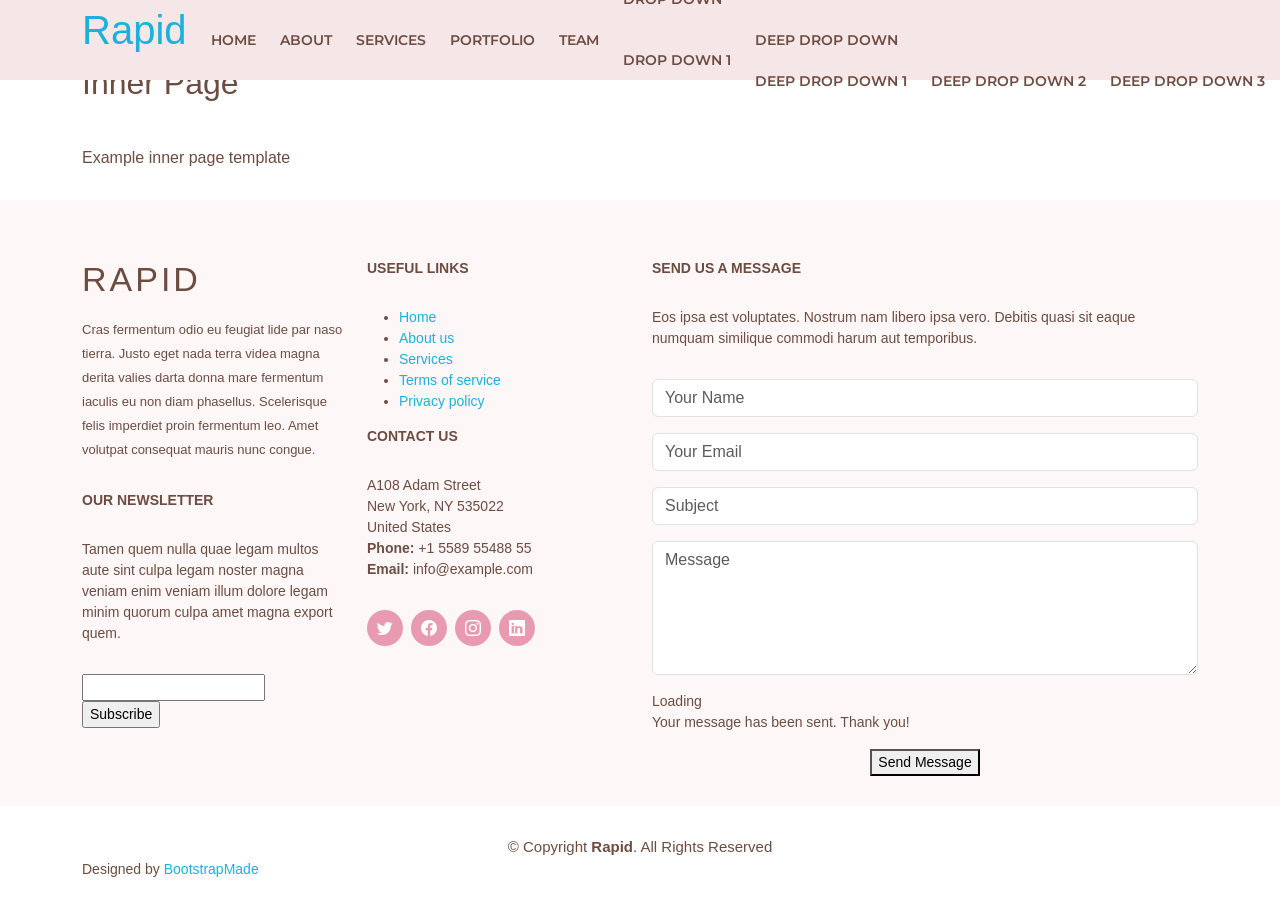
<file: inner-page.html>
<!DOCTYPE html>
<html lang="en">

<head>
  <meta charset="utf-8">
  <meta content="width=device-width, initial-scale=1.0" name="viewport">

  <title>Inner Page - Rapid Bootstrap Template</title>
  <meta content="" name="description">
  <meta content="" name="keywords">

  <!-- Favicons -->
  <link href="assets/img/favicon.png" rel="icon">
  <link href="assets/img/apple-touch-icon.png" rel="apple-touch-icon">

  <!-- Google Fonts -->
  <link href="https://fonts.googleapis.com/css?family=Open+Sans:300,300i,400,400i,600,600i,700,700i|Montserrat:300,400,500,600,700" rel="stylesheet">

  <!-- Vendor CSS Files -->
  <link href="assets/vendor/aos/aos.css" rel="stylesheet">
  <link href="assets/vendor/bootstrap/css/bootstrap.min.css" rel="stylesheet">
  <link href="assets/vendor/bootstrap-icons/bootstrap-icons.css" rel="stylesheet">
  <link href="assets/vendor/glightbox/css/glightbox.min.css" rel="stylesheet">
  <link href="assets/vendor/swiper/swiper-bundle.min.css" rel="stylesheet">

  <!-- Template Main CSS File -->
  <link href="assets/css/style.css" rel="stylesheet">

  <!-- =======================================================
  * Template Name: Rapid
  * Updated: Jul 27 2023 with Bootstrap v5.3.1
  * Template URL: https://bootstrapmade.com/rapid-multipurpose-bootstrap-business-template/
  * Author: BootstrapMade.com
  * License: https://bootstrapmade.com/license/
  ======================================================== -->
</head>

<body>

  <!-- ======= Header ======= -->
  <header id="header" class="fixed-top d-flex align-items-center ">
    <div class="container d-flex align-items-center">

      <h1 class="logo me-auto"><a href="index.html">Rapid</a></h1>
      <!-- Uncomment below if you prefer to use an image logo -->
      <!-- <a href="index.html" class="logo me-auto"><img src="assets/img/logo.png" alt="" class="img-fluid"></a>-->

      <nav id="navbar" class="navbar order-last order-lg-0">
        <ul>
          <li><a class="nav-link scrollto " href="#hero">Home</a></li>
          <li><a class="nav-link scrollto" href="#about">About</a></li>
          <li><a class="nav-link scrollto" href="#services">Services</a></li>
          <li><a class="nav-link scrollto " href="#portfolio">Portfolio</a></li>
          <li><a class="nav-link scrollto" href="#team">Team</a></li>
          <li class="dropdown"><a href="#"><span>Drop Down</span> <i class="bi bi-chevron-down"></i></a>
            <ul>
              <li><a href="#">Drop Down 1</a></li>
              <li class="dropdown"><a href="#"><span>Deep Drop Down</span> <i class="bi bi-chevron-right"></i></a>
                <ul>
                  <li><a href="#">Deep Drop Down 1</a></li>
                  <li><a href="#">Deep Drop Down 2</a></li>
                  <li><a href="#">Deep Drop Down 3</a></li>
                  <li><a href="#">Deep Drop Down 4</a></li>
                  <li><a href="#">Deep Drop Down 5</a></li>
                </ul>
              </li>
              <li><a href="#">Drop Down 2</a></li>
              <li><a href="#">Drop Down 3</a></li>
              <li><a href="#">Drop Down 4</a></li>
            </ul>
          </li>
          <li><a class="nav-link scrollto" href="#footer">Contact</a></li>
        </ul>
        <i class="bi bi-list mobile-nav-toggle"></i>
      </nav><!-- .navbar -->

      <div class="social-links">
        <a href="#" class="twitter"><i class="bi bi-twitter"></i></a>
        <a href="#" class="facebook"><i class="bi bi-facebook"></i></a>
        <a href="#" class="linkedin"><i class="bi bi-linkedin"></i></a>
        <a href="#" class="instagram"><i class="bi bi-instagram"></i></a>
      </div>

    </div>
  </header><!-- End Header -->

  <main id="main">

    <!-- ======= Breadcrumbs ======= -->
    <section id="breadcrumbs" class="breadcrumbs">
      <div class="container">

        <ol>
          <li><a href="index.html">Home</a></li>
          <li>Inner Page</li>
        </ol>
        <h2>Inner Page</h2>

      </div>
    </section><!-- End Breadcrumbs -->

    <section class="inner-page pt-4">
      <div class="container">
        <p>
          Example inner page template
        </p>
      </div>
    </section>

  </main><!-- End #main -->

  <!-- ======= Footer ======= -->
  <footer id="footer" class="section-bg">
    <div class="footer-top">
      <div class="container">

        <div class="row">

          <div class="col-lg-6">

            <div class="row">

              <div class="col-sm-6">

                <div class="footer-info">
                  <h3>Rapid</h3>
                  <p>Cras fermentum odio eu feugiat lide par naso tierra. Justo eget nada terra videa magna derita valies darta donna mare fermentum iaculis eu non diam phasellus. Scelerisque felis imperdiet proin fermentum leo. Amet volutpat consequat mauris nunc congue.</p>
                </div>

                <div class="footer-newsletter">
                  <h4>Our Newsletter</h4>
                  <p>Tamen quem nulla quae legam multos aute sint culpa legam noster magna veniam enim veniam illum dolore legam minim quorum culpa amet magna export quem.</p>
                  <form action="" method="post">
                    <input type="email" name="email"><input type="submit" value="Subscribe">
                  </form>
                </div>

              </div>

              <div class="col-sm-6">
                <div class="footer-links">
                  <h4>Useful Links</h4>
                  <ul>
                    <li><a href="#">Home</a></li>
                    <li><a href="#about">About us</a></li>
                    <li><a href="#">Services</a></li>
                    <li><a href="#">Terms of service</a></li>
                    <li><a href="#">Privacy policy</a></li>
                  </ul>
                </div>

                <div class="footer-links">
                  <h4>Contact Us</h4>
                  <p>
                    A108 Adam Street <br>
                    New York, NY 535022<br>
                    United States <br>
                    <strong>Phone:</strong> +1 5589 55488 55<br>
                    <strong>Email:</strong> info@example.com<br>
                  </p>
                </div>

                <div class="social-links">
                  <a href="#" class="twitter"><i class="bi bi-twitter"></i></a>
                  <a href="#" class="facebook"><i class="bi bi-facebook"></i></a>
                  <a href="#" class="instagram"><i class="bi bi-instagram"></i></a>
                  <a href="#" class="linkedin"><i class="bi bi-linkedin"></i></a>
                </div>

              </div>

            </div>

          </div>

          <div class="col-lg-6">

            <div class="form">

              <h4>Send us a message</h4>
              <p>Eos ipsa est voluptates. Nostrum nam libero ipsa vero. Debitis quasi sit eaque numquam similique commodi harum aut temporibus.</p>

              <form action="forms/contact.php" method="post" role="form" class="php-email-form">
                <div class="form-group">
                  <input type="text" name="name" class="form-control" id="name" placeholder="Your Name" required>
                </div>
                <div class="form-group mt-3">
                  <input type="email" class="form-control" name="email" id="email" placeholder="Your Email" required>
                </div>
                <div class="form-group mt-3">
                  <input type="text" class="form-control" name="subject" id="subject" placeholder="Subject" required>
                </div>
                <div class="form-group mt-3">
                  <textarea class="form-control" name="message" rows="5" placeholder="Message" required></textarea>
                </div>

                <div class="my-3">
                  <div class="loading">Loading</div>
                  <div class="error-message"></div>
                  <div class="sent-message">Your message has been sent. Thank you!</div>
                </div>

                <div class="text-center"><button type="submit" title="Send Message">Send Message</button></div>
              </form>

            </div>

          </div>

        </div>

      </div>
    </div>

    <div class="container">
      <div class="copyright">
        &copy; Copyright <strong>Rapid</strong>. All Rights Reserved
      </div>
      <div class="credits">
        <!--
        All the links in the footer should remain intact.
        You can delete the links only if you purchased the pro version.
        Licensing information: https://bootstrapmade.com/license/
        Purchase the pro version with working PHP/AJAX contact form: https://bootstrapmade.com/buy/?theme=Rapid
      -->
        Designed by <a href="https://bootstrapmade.com/">BootstrapMade</a>
      </div>
    </div>
  </footer><!-- End  Footer -->

  <a href="#" class="back-to-top d-flex align-items-center justify-content-center"><i class="bi bi-arrow-up-short"></i></a>

  <!-- Vendor JS Files -->
  <script src="assets/vendor/purecounter/purecounter_vanilla.js"></script>
  <script src="assets/vendor/aos/aos.js"></script>
  <script src="assets/vendor/bootstrap/js/bootstrap.bundle.min.js"></script>
  <script src="assets/vendor/glightbox/js/glightbox.min.js"></script>
  <script src="assets/vendor/isotope-layout/isotope.pkgd.min.js"></script>
  <script src="assets/vendor/swiper/swiper-bundle.min.js"></script>
  <script src="assets/vendor/php-email-form/validate.js"></script>

  <!-- Template Main JS File -->
  <script src="assets/js/main.js"></script>

</body>

</html>
</file>
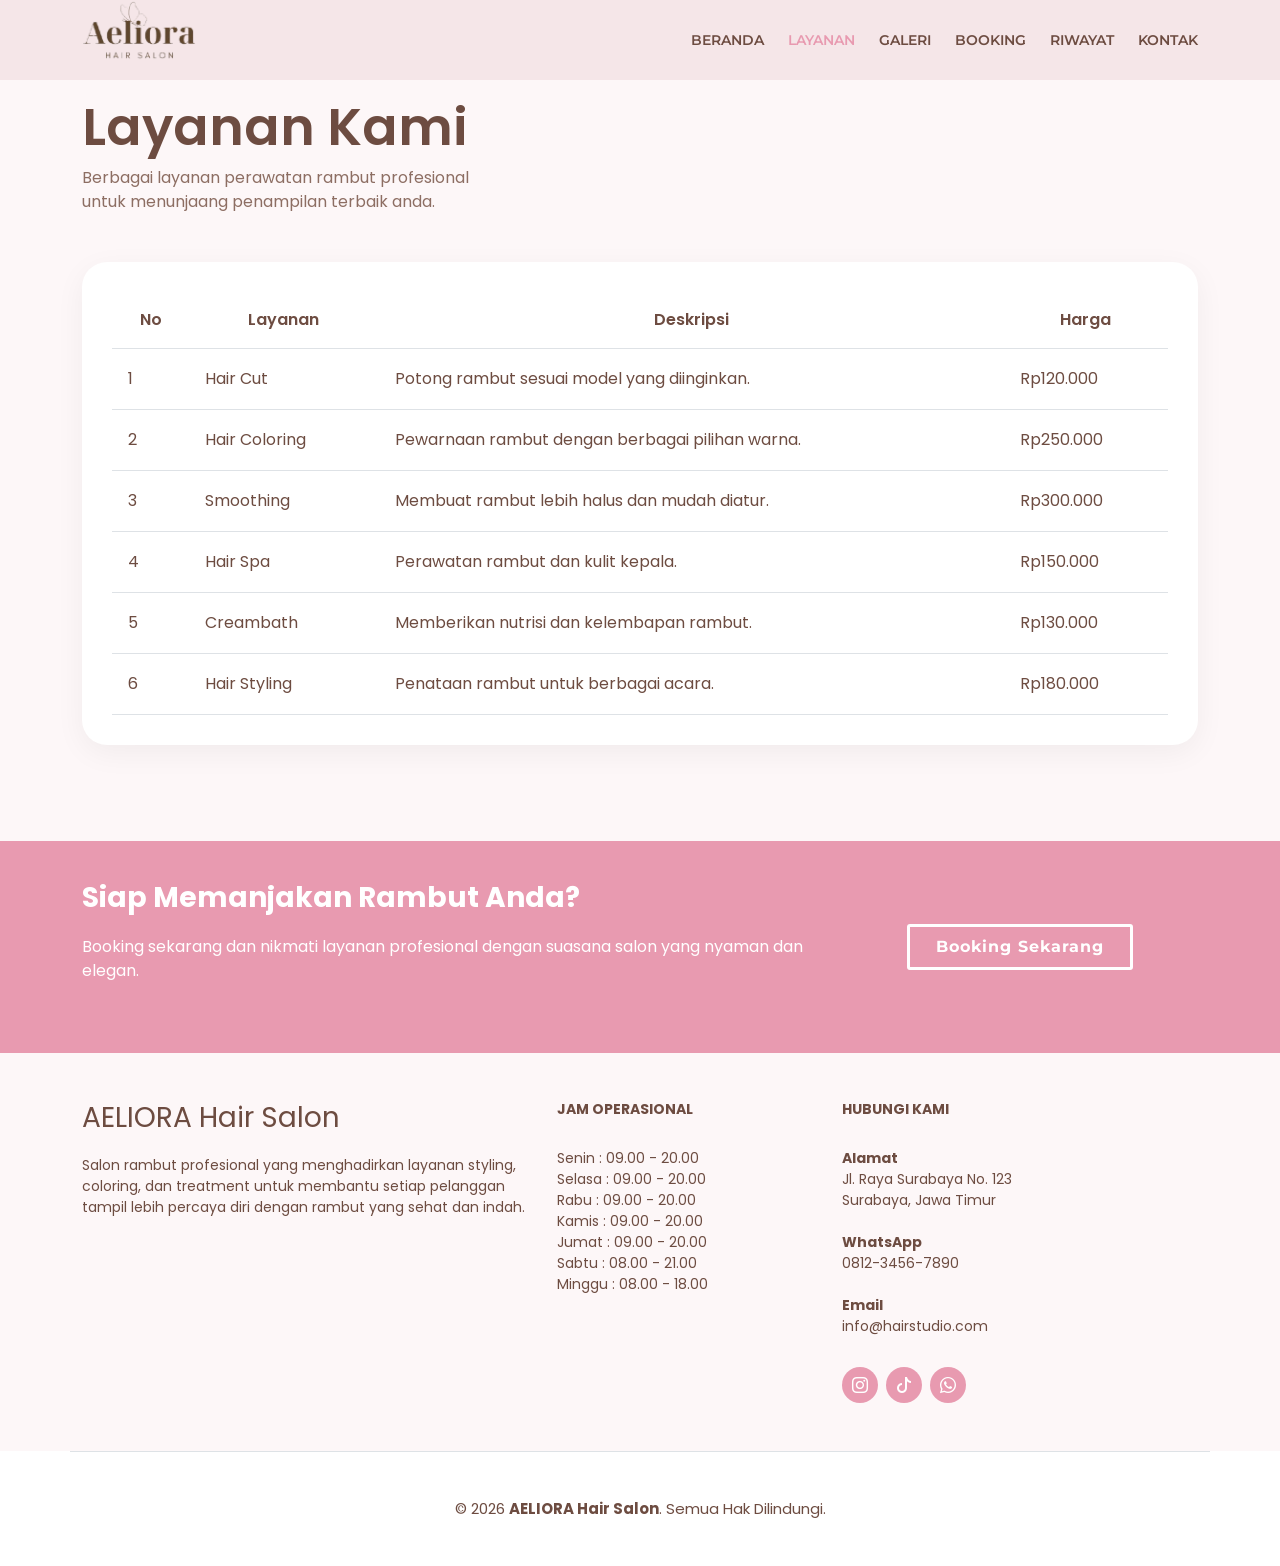
<file: layanan.html>
<!DOCTYPE html>
<html lang="en">

<head>
  <meta charset="utf-8">
  <meta content="width=device-width, initial-scale=1.0" name="viewport">

  <title>Aeliora Hair Salon - Layanan</title>
  <meta content="" name="description">
  <meta content="" name="keywords">

  <!-- Favicons -->
  <link href="assets/img/mini-logo.png" rel="icon">
  <link href="assets/img/mini-logo.png" rel="apple-touch-icon">

  <!-- Google Fonts -->
  <link href="https://fonts.googleapis.com/css?family=Open+Sans:300,300i,400,400i,600,600i,700,700i|Montserrat:300,400,500,600,700" rel="stylesheet">
  <link href="https://fonts.googleapis.com/css2?family=Poppins:wght@300;400;500;600&display=swap" rel="stylesheet">
  <link href="https://fonts.googleapis.com/css2?family=Great+Vibes&display=swap" rel="stylesheet">
  <link href="https://fonts.googleapis.com/css2?family=Noto+Serif+Display:wght@400;600&display=swap" rel="stylesheet">

  <!-- Vendor CSS Files -->
  <link href="assets/vendor/aos/aos.css" rel="stylesheet">
  <link href="assets/vendor/bootstrap/css/bootstrap.min.css" rel="stylesheet">
  <link href="assets/vendor/bootstrap-icons/bootstrap-icons.css" rel="stylesheet">
  <link href="assets/vendor/glightbox/css/glightbox.min.css" rel="stylesheet">
  <link href="assets/vendor/swiper/swiper-bundle.min.css" rel="stylesheet">

  <!-- Template Main CSS File -->
  <link href="assets/css/style_layanan.css" rel="stylesheet">
  <link rel="stylesheet" href="https://cloudflare.com">

  <!-- =======================================================
  * Template Name: Rapid
  * Updated: Jul 27 2023 with Bootstrap v5.3.1
  * Template URL: https://bootstrapmade.com/rapid-multipurpose-bootstrap-business-template/
  * Author: BootstrapMade.com
  * License: https://bootstrapmade.com/license/
  ======================================================== -->
</head>

<body>

  <!-- ======= Header ======= -->
  <header id="header" class="fixed-top d-flex align-items-center header-transparent">
    <div class="container d-flex align-items-center">

      <h1 class="logo me-auto"><a href="index.html">
        <img src="assets/img/logo.png" alt="">
      </a></h1>
      <!-- Uncomment below if you prefer to use an image logo -->
      <!-- <a href="index.html" class="logo me-auto"><img src="assets/img/logo.png" alt="" class="img-fluid"></a>-->

      <nav id="navbar" class="navbar order-last order-lg-0">
        <ul>
          <li><a class="nav-link" href="index.html">Beranda</a></li>
          <li><a class="nav-link active" href="layanan.html">Layanan</a></li>
          <li><a class="nav-link" href="galeri.html">Galeri</a></li>
          <li><a class="nav-link " href="booking.html">Booking</a></li>
          <li><a class="nav-link" href="riwayat.html">Riwayat</a></li>
          <li><a class="nav-link" href="#footer">Kontak</a></li>
        </ul>
        <i class="bi bi-list mobile-nav-toggle"></i>
      </nav><!-- .navbar -->
    </div>
  </header><!-- End Header -->

  <main id="main">

    <!-- Judul -->
  <section id="judul" class="py-5 mt-5">
    <div class="container">

      <h2 class="mb-2">Layanan Kami</h2>
      <p class="text-muted mb-5">
        Berbagai layanan perawatan rambut profesional<br>
        untuk menunjaang penampilan terbaik anda.
      </p>

      <!-- Tabel Layanan -->
      <div class="service-table mb-5">
        <div class="table-responsive">
          <table class="table align-middle">
            <thead>
              <tr>
                <th>No</th>
                <th>Layanan</th>
                <th>Deskripsi</th>
                <th>Harga</th>
              </tr>
            </thead>

            <tbody>
              <tr>
                <td>1</td>
                <td>Hair Cut</td>
                <td>Potong rambut sesuai model yang diinginkan.</td>
                <td>Rp120.000</td>
              </tr>

              <tr>
                <td>2</td>
                <td>Hair Coloring</td>
                <td>Pewarnaan rambut dengan berbagai pilihan warna.</td>
                <td>Rp250.000</td>
              </tr>

              <tr>
                <td>3</td>
                <td>Smoothing</td>
                <td>Membuat rambut lebih halus dan mudah diatur.</td>
                <td>Rp300.000</td>
              </tr>

              <tr>
                <td>4</td>
                <td>Hair Spa</td>
                <td>Perawatan rambut dan kulit kepala.</td>
                <td>Rp150.000</td>
              </tr>

              <tr>
                <td>5</td>
                <td>Creambath</td>
                <td>Memberikan nutrisi dan kelembapan rambut.</td>
                <td>Rp130.000</td>
              </tr>

              <tr>
                <td>6</td>
                <td>Hair Styling</td>
                <td>Penataan rambut untuk berbagai acara.</td>
                <td>Rp180.000</td>
              </tr>
            </tbody>
          </table>
        </div>
      </div>

  </section>
    <!-- ======= CTA ======= -->
    <section id="call-to-action" class="call-to-action">
      <div class="container">
        <div class="row align-items-center">

          <div class="col-lg-8">
            <h3 class="cta-title">
              Siap Memanjakan Rambut Anda?
            </h3>
            <p class="cta-text">
              Booking sekarang dan nikmati layanan profesional
              dengan suasana salon yang nyaman dan elegan.
            </p>
          </div>

          <div class="col-lg-4 text-center">
            <a href="booking.html" class="cta-btn">
              Booking Sekarang
            </a>
          </div>

        </div>
      </div>
    </section>

  </main><!-- End #main -->

  <!-- ======= Footer ======= -->
  <footer id="footer" class="section-bg">
    <div class="footer-top py-5">
      <div class="container">
        <div class="row gy-4">
          <!-- Brand -->
          <div class="col-lg-5">
            <h3>AELIORA Hair Salon</h3>
            <p>
              Salon rambut profesional yang menghadirkan layanan styling,
              coloring, dan treatment untuk membantu setiap pelanggan tampil
              lebih percaya diri dengan rambut yang sehat dan indah.
            </p>
          </div>
          <!-- Jam Operasional -->
          <div class="col-lg-3">
            <h4>Jam Operasional</h4>
            <ul class="list-unstyled">
              <li>Senin : 09.00 - 20.00</li>
              <li>Selasa : 09.00 - 20.00</li>
              <li>Rabu : 09.00 - 20.00</li>
              <li>Kamis : 09.00 - 20.00</li>
              <li>Jumat : 09.00 - 20.00</li>
              <li>Sabtu : 08.00 - 21.00</li>
              <li>Minggu : 08.00 - 18.00</li>
            </ul>
          </div>
          <!-- Kontak -->
          <div class="col-lg-4">
            <h4>Hubungi Kami</h4>
            <p>
              <strong>Alamat</strong><br>
              Jl. Raya Surabaya No. 123<br>
              Surabaya, Jawa Timur<br><br>
              <strong>WhatsApp</strong><br>
              0812-3456-7890<br><br>
              <strong>Email</strong><br>
              info@hairstudio.com
            </p>
            <div class="social-links mt-3">
              <a href="#"><i class="bi bi-instagram"></i></a>
              <a href="#"><i class="bi bi-tiktok"></i></a>
              <a href="#"><i class="bi bi-whatsapp"></i></a>
            </div>
          </div>
        </div>
      </div>
    </div>

    <div class="container text-center py-3 border-top">
      <div class="copyright">
        © 2026 <strong>AELIORA Hair Salon</strong>. Semua Hak Dilindungi.
      </div>
    </div>
  </footer><!-- End  Footer -->

  <a href="#" class="back-to-top d-flex align-items-center justify-content-center"><i class="bi bi-arrow-up-short"></i></a>

  <!-- Vendor JS Files -->
  <script src="assets/vendor/purecounter/purecounter_vanilla.js"></script>
  <script src="assets/vendor/aos/aos.js"></script>
  <script src="assets/vendor/bootstrap/js/bootstrap.bundle.min.js"></script>
  <script src="assets/vendor/glightbox/js/glightbox.min.js"></script>
  <script src="assets/vendor/isotope-layout/isotope.pkgd.min.js"></script>
  <script src="assets/vendor/swiper/swiper-bundle.min.js"></script>
  <script src="assets/vendor/php-email-form/validate.js"></script>

  <!-- Template Main JS File -->
  <script src="assets/js/main.js"></script>

</body>

</html>
</file>
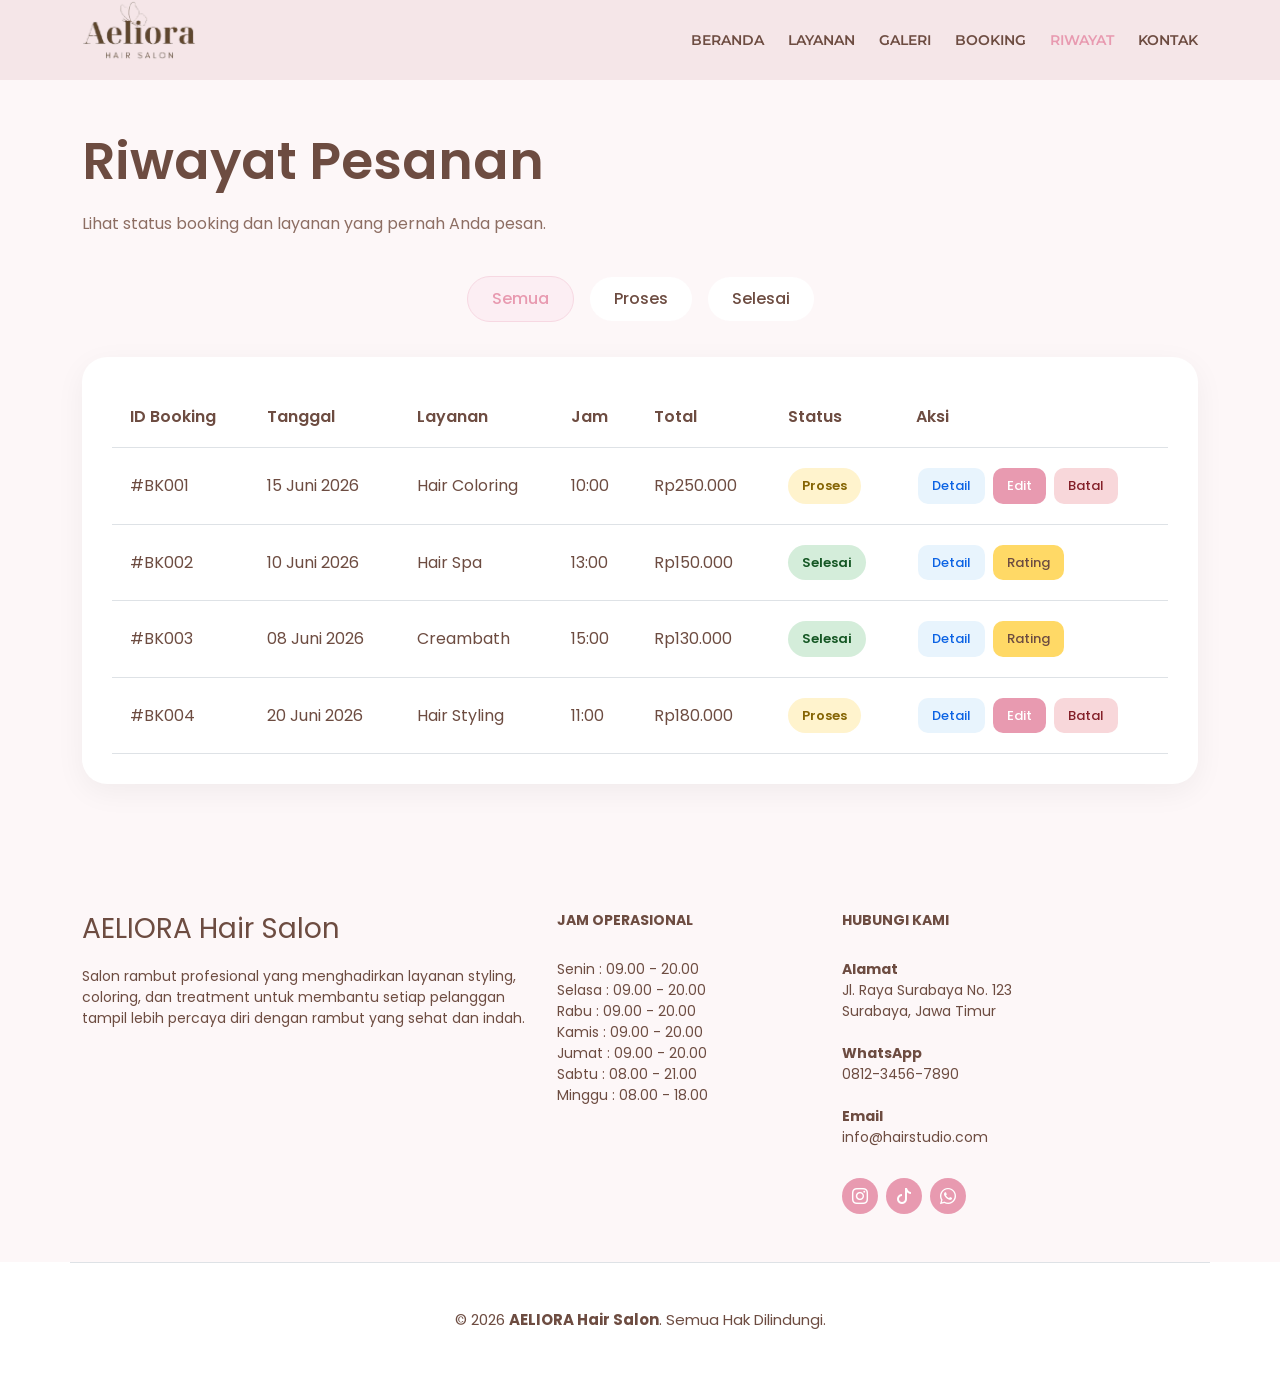
<file: riwayat.html>
<!DOCTYPE html>
<html lang="en">

<head>
  <meta charset="utf-8">
  <meta content="width=device-width, initial-scale=1.0" name="viewport">

  <title>Aeliora Hair Salon - Riwayat</title>
  <meta content="" name="description">
  <meta content="" name="keywords">

  <!-- Favicons -->
  <link href="assets/img/mini-logo.png" rel="icon">
  <link href="assets/img/mini-logo.png" rel="apple-touch-icon">

  <!-- Google Fonts -->
  <link href="https://fonts.googleapis.com/css?family=Open+Sans:300,300i,400,400i,600,600i,700,700i|Montserrat:300,400,500,600,700" rel="stylesheet">
  <link href="https://fonts.googleapis.com/css2?family=Poppins:wght@300;400;500;600&display=swap" rel="stylesheet">
  <link href="https://fonts.googleapis.com/css2?family=Great+Vibes&display=swap" rel="stylesheet">
  <link href="https://fonts.googleapis.com/css2?family=Noto+Serif+Display:wght@400;600&display=swap" rel="stylesheet">

  <!-- Vendor CSS Files -->
  <link href="assets/vendor/aos/aos.css" rel="stylesheet">
  <link href="assets/vendor/bootstrap/css/bootstrap.min.css" rel="stylesheet">
  <link href="assets/vendor/bootstrap-icons/bootstrap-icons.css" rel="stylesheet">
  <link href="assets/vendor/glightbox/css/glightbox.min.css" rel="stylesheet">
  <link href="assets/vendor/swiper/swiper-bundle.min.css" rel="stylesheet">

  <!-- Template Main CSS File -->
  <link href="assets/css/style_riwayat.css" rel="stylesheet">

  <!-- =======================================================
  * Template Name: Rapid
  * Updated: Jul 27 2023 with Bootstrap v5.3.1
  * Template URL: https://bootstrapmade.com/rapid-multipurpose-bootstrap-business-template/
  * Author: BootstrapMade.com
  * License: https://bootstrapmade.com/license/
  ======================================================== -->
</head>

<body>

  <!-- ======= Header ======= -->
  <header id="header" class="fixed-top d-flex align-items-center header-transparent">
    <div class="container d-flex align-items-center">

      <h1 class="logo me-auto"><a href="index.html">
        <img src="assets/img/logo.png" alt="">
      </a></h1>
      <!-- Uncomment below if you prefer to use an image logo -->
      <!-- <a href="index.html" class="logo me-auto"><img src="assets/img/logo.png" alt="" class="img-fluid"></a>-->

      <nav id="navbar" class="navbar order-last order-lg-0">
        <ul>
          <li><a class="nav-link" href="index.html">Beranda</a></li>
          <li><a class="nav-link" href="layanan.html">Layanan</a></li>
          <li><a class="nav-link" href="galeri.html">Galeri</a></li>
          <li><a class="nav-link" href="booking.html">Booking</a></li>
          <li><a class="nav-link active" href="riwayat.html">Riwayat</a></li>
          <li><a class="nav-link" href="#footer">Kontak</a></li>
        </ul>
        <i class="bi bi-list mobile-nav-toggle"></i>
      </nav><!-- .navbar -->
    </div>
  </header><!-- End Header -->

  <main id="main">

  <!-- Konten -->
  <section id="judul">

    <div class="container">

      <div class="history-header">
        <h2>Riwayat Pesanan</h2>
        <p>
          Lihat status booking dan layanan yang pernah Anda pesan.
        </p>
      </div>

      <!-- Filter -->
      <div class="history-filter text-center">
        <button class="active" data-filter="all">Semua</button>
        <button data-filter="proses">Proses</button>
        <button data-filter="selesai">Selesai</button>
      </div>

      <!-- Tabel -->
      <div class="history-table">

        <div class="table-responsive">

          <table class="table align-middle">

            <thead>
              <tr>
                <th>ID Booking</th>
                <th>Tanggal</th>
                <th>Layanan</th>
                <th>Jam</th>
                <th>Total</th>
                <th>Status</th>
                <th>Aksi</th>
              </tr>
            </thead>

            <tbody>

              <tr class="history-item proses">
                <td>#BK001</td>
                <td>15 Juni 2026</td>
                <td>Hair Coloring</td>
                <td>10:00</td>
                <td>Rp250.000</td>

                <td>
                  <span class="status proses">
                    Proses
                  </span>
                </td>

                <td>

                  <button class="btn-action detail" data-bs-toggle="modal" data-bs-target="#detailBooking1">
                    Detail
                  </button>

                  <button class="btn-action edit">
                    Edit
                  </button>

                  <button class="btn-action cancel">
                    Batal
                  </button>

                </td>
              </tr>

              <tr class="history-item selesai">
                <td>#BK002</td>
                <td>10 Juni 2026</td>
                <td>Hair Spa</td>
                <td>13:00</td>
                <td>Rp150.000</td>

                <td>
                  <span class="status selesai">
                    Selesai
                  </span>
                </td>

                <td>

                  <button class="btn-action detail">
                    Detail
                  </button>

                  <button class="btn-action rating">
                    Rating
                  </button>

                </td>
              </tr>

              <tr class="history-item selesai">
                <td>#BK003</td>
                <td>08 Juni 2026</td>
                <td>Creambath</td>
                <td>15:00</td>
                <td>Rp130.000</td>

                <td>
                  <span class="status selesai">
                    Selesai
                  </span>
                </td>

                <td>

                  <button class="btn-action detail">
                    Detail
                  </button>

                  <button class="btn-action rating">
                    Rating
                  </button>

                </td>
              </tr>

              <tr class="history-item proses">
                <td>#BK004</td>
                <td>20 Juni 2026</td>
                <td>Hair Styling</td>
                <td>11:00</td>
                <td>Rp180.000</td>

                <td>
                  <span class="status proses">
                    Proses
                  </span>
                </td>

                <td>

                  <button class="btn-action detail">
                    Detail
                  </button>

                  <button class="btn-action edit">
                    Edit
                  </button>

                  <button class="btn-action cancel">
                    Batal
                  </button>

                </td>
              </tr>

            </tbody>

          </table>

        </div>

      </div>

      <!-- Modal Detail Booking -->
      <div class="modal fade" id="detailBooking1" tabindex="-1">

        <div class="modal-dialog modal-dialog-centered">

          <div class="modal-content">

            <div class="modal-header">

              <h5 class="modal-title">
                Detail Booking
              </h5>

              <button
                type="button"
                class="btn-close"
                data-bs-dismiss="modal">
              </button>

            </div>

            <div class="modal-body">

              <div class="detail-item">
                <strong>ID Booking</strong>
                <span>BK001</span>
              </div>

              <div class="detail-item">
                <strong>Nama</strong>
                <span>Alfi Siti Dwianti</span>
              </div>

              <div class="detail-item">
                <strong>Layanan</strong>
                <span>Hair Coloring</span>
              </div>

              <div class="detail-item">
                <strong>Tanggal</strong>
                <span>15 Juni 2026</span>
              </div>

              <div class="detail-item">
                <strong>Jam</strong>
                <span>10.00 WIB</span>
              </div>

              <div class="detail-item">
                <strong>Total</strong>
                <span>Rp250.000</span>
              </div>

              <div class="detail-item">
                <strong>Status</strong>
                <span class="status proses">
                  Proses
                </span>
              </div>

              <div class="detail-item">
                <strong>Catatan</strong>
                <span>
                  Pewarnaan warna coklat ash.
                </span>
              </div>

            </div>

          </div>

        </div>

      </div>

    </div>

  </section>

  </main><!-- End #main -->

  <!-- ======= Footer ======= -->
  <footer id="footer" class="section-bg">
    <div class="footer-top py-5">
      <div class="container">
        <div class="row gy-4">
          <!-- Brand -->
          <div class="col-lg-5">
            <h3>AELIORA Hair Salon</h3>
            <p>
              Salon rambut profesional yang menghadirkan layanan styling,
              coloring, dan treatment untuk membantu setiap pelanggan tampil
              lebih percaya diri dengan rambut yang sehat dan indah.
            </p>
          </div>
          <!-- Jam Operasional -->
          <div class="col-lg-3">
            <h4>Jam Operasional</h4>
            <ul class="list-unstyled">
              <li>Senin : 09.00 - 20.00</li>
              <li>Selasa : 09.00 - 20.00</li>
              <li>Rabu : 09.00 - 20.00</li>
              <li>Kamis : 09.00 - 20.00</li>
              <li>Jumat : 09.00 - 20.00</li>
              <li>Sabtu : 08.00 - 21.00</li>
              <li>Minggu : 08.00 - 18.00</li>
            </ul>
          </div>
          <!-- Kontak -->
          <div class="col-lg-4">
            <h4>Hubungi Kami</h4>
            <p>
              <strong>Alamat</strong><br>
              Jl. Raya Surabaya No. 123<br>
              Surabaya, Jawa Timur<br><br>
              <strong>WhatsApp</strong><br>
              0812-3456-7890<br><br>
              <strong>Email</strong><br>
              info@hairstudio.com
            </p>
            <div class="social-links mt-3">
              <a href="#"><i class="bi bi-instagram"></i></a>
              <a href="#"><i class="bi bi-tiktok"></i></a>
              <a href="#"><i class="bi bi-whatsapp"></i></a>
            </div>
          </div>
        </div>
      </div>
    </div>

    <div class="container text-center py-3 border-top">
      <div class="copyright">
        © 2026 <strong>AELIORA Hair Salon</strong>. Semua Hak Dilindungi.
      </div>
    </div>
  </footer><!-- End  Footer -->

  <a href="#" class="back-to-top d-flex align-items-center justify-content-center"><i class="bi bi-arrow-up-short"></i></a>

  <!-- Vendor JS Files -->
  <script src="assets/vendor/purecounter/purecounter_vanilla.js"></script>
  <script src="assets/vendor/aos/aos.js"></script>
  <script src="assets/vendor/bootstrap/js/bootstrap.bundle.min.js"></script>
  <script src="assets/vendor/glightbox/js/glightbox.min.js"></script>
  <script src="assets/vendor/isotope-layout/isotope.pkgd.min.js"></script>
  <script src="assets/vendor/swiper/swiper-bundle.min.js"></script>
  <script src="assets/vendor/php-email-form/validate.js"></script>

  <!-- Template Main JS File -->
  <script src="assets/js/main.js"></script>

  <!-- Filter Button -->
  <script>
    const filterButtons = document.querySelectorAll('.history-filter button');
    const historyItems = document.querySelectorAll('.history-item');

    filterButtons.forEach(button => {

      button.addEventListener('click', () => {

        filterButtons.forEach(btn =>
          btn.classList.remove('active')
        );

        button.classList.add('active');

        const filter = button.getAttribute('data-filter');

        historyItems.forEach(item => {

          if (
            filter === 'all' ||
            item.classList.contains(filter)
          ) {
            item.style.display = '';
          } else {
            item.style.display = 'none';
          }

        });

      });

    });
  </script>

</body>

</html>
</file>
<file: assets/css/style.css>
/**
* Template Name: Rapid
* Updated: Jul 27 2023 with Bootstrap v5.3.1
* Template URL: https://bootstrapmade.com/rapid-multipurpose-bootstrap-business-template/
* Author: BootstrapMade.com
* License: https://bootstrapmade.com/license/
*/

/*--------------------------------------------------------------
# General
--------------------------------------------------------------*/
body {
  background: #fff;
  color: #6d4c41;
  font-family: 'Poppins', sans-serif;
}

a {
  color: #1bb1dc;
  text-decoration: none;
  transition: 0.5s;
}

a:hover,
a:active,
a:focus {
  color: #0a98c0;
  outline: none;
  text-decoration: none;
}

p {
  padding: 0;
  margin: 0 0 30px 0; 
}

h1,
h2,
h3,
h4,
h5,
h6 {
  /* font-family: ; */
  font-weight: 400;
  margin: 0 0 20px 0;
  padding: 0;
}

/*--------------------------------------------------------------
# Back to top button
--------------------------------------------------------------*/
.back-to-top {
  position: fixed;
  visibility: hidden;
  opacity: 0;
  right: 15px;
  bottom: 15px;
  z-index: 996;
  background: #e89ab0;
  width: 40px;
  height: 40px;
  border-radius: 50px;
  transition: all 0.4s;
}

.back-to-top i {
  font-size: 28px;
  color: #fff;
  line-height: 0;
}

.back-to-top:hover {
  background: #e89ab0;
  color: #fff;
}

.back-to-top.active {
  visibility: visible;
  opacity: 1;
}

/*--------------------------------------------------------------
# Disable aos animation delay on mobile devices
--------------------------------------------------------------*/
@media screen and (max-width: 768px) {
  [data-aos-delay] {
    transition-delay: 0 !important;
  }
}

/*--------------------------------------------------------------
# Header
--------------------------------------------------------------*/
#header {
  background: #f5e6e8;
  height: 80px; /* tinggi default */
  display: flex;
  align-items: center;
  backdrop-filter: blur(10px);
}


#header.header-scrolled {
  background: #f5e6e8;
  box-shadow: 0 5px 15px rgba(109, 76, 65, 0.1);
}

#header .logo img {
  max-height: 60px;
  transition: 0.3s;
}

#header.header-scrolled .logo img {
  max-height: 45px;
}

@media (max-width: 992px) {
  #header {
    height: 70px !important;
    padding: 10px 0;
  }

  #header .logo img{
    max-height: 50px;
  }
}

/*--------------------------------------------------------------
# Navigation Menu
--------------------------------------------------------------*/
/**
* Desktop Navigation 
*/
.navbar {
  padding: 0;
}

.navbar ul {
  margin: 0;
  padding: 0;
  display: flex;
  list-style: none;
  align-items: center;
}

.navbar li {
  position: relative;
}

.navbar a,
.navbar a:focus {
  display: flex;
  align-items: center;
  justify-content: space-between;
  padding: 10px 0 10px 24px;
  font-family: "Montserrat", sans-serif;
  text-transform: uppercase;
  font-size: 14px;
  font-weight: 600;
  color: #6d4c41;;
  white-space: nowrap;
  transition: 0.3s;
}

.navbar a i,
.navbar a:focus i {
  font-size: 12px;
  line-height: 0;
  margin-left: 5px;
}

.navbar a:hover,
.navbar .active,
.navbar .active:focus,
.navbar li:hover>a {
  color: #e89ab0;
}



/**
* Mobile Navigation 
*/
@media (min-width: 992px) {
  .mobile-nav-toggle {
    display: none !important;
  }
}

@media (max-width: 991px) {
  .mobile-nav-toggle {
    display: block !important;
    font-size: 28px;
    cursor: pointer;
    color: #6d4c41;
    z-index: 1001;
    position: relative;
  }

  /* Menu mobile - background pink */
  #navbar.navbar-mobile {
    position: fixed !important;
    top: 0;
    left: 0;
    width: 100% !important;
    height: 100vh !important;
    background: #f5e6e8 !important;
    z-index: 999;
    display: block !important;
    overflow-y: auto;
  }

  /* Card putih di dalam */
  #navbar.navbar-mobile ul {
    display: flex !important;
    flex-direction: column;
    align-items: center;
    justify-content: center;
    background: #ffffff !important;
    margin: 80px 25px 60px 25px !important;
    padding: 30px 20px !important;
    border-radius: 20px;
    box-shadow: 0 10px 30px rgba(0, 0, 0, 0.1);
  }

  #navbar.navbar-mobile li {
    margin: 10px 0;
    list-style: none;
    text-align: center;
    width: 100%;
  }

  #navbar.navbar-mobile a {
    display: block;
    font-size: 18px !important;
    padding: 12px 20px !important;
    color: #6d4c41 !important;
    background: transparent !important;
    font-weight: 600;
    border-radius: 10px;
    transition: all 0.3s ease;
  }

  #navbar.navbar-mobile a:hover,
  #navbar.navbar-mobile .active {
    color: #e89ab0 !important;
    background: #fceef3 !important;
  }

  /* Tombol X di pojok kanan atas */
  .mobile-nav-toggle.bi-x {
    position: fixed !important;
    top: 20px !important;
    right: 20px !important;
    font-size: 28px !important;
    color: #6d4c41 !important;
    z-index: 1002 !important;
    background: #ffffff !important;
    width: 44px;
    height: 44px;
    display: flex !important;
    align-items: center;
    justify-content: center;
    border-radius: 50%;
    box-shadow: 0 4px 12px rgba(0, 0, 0, 0.1);
  }

  .mobile-nav-toggle.bi-x:hover {
    background: #fceef3 !important;
    color: #e89ab0 !important;
  }

  /* Sembunyikan menu desktop */
  #navbar ul:not(.navbar-mobile ul) {
    display: none !important;
  }
}


/*--------------------------------------------------------------
# Hero Section
--------------------------------------------------------------*/
#hero {
  width: 100%;
  height: 100vh;
  display: flex;
  align-items: center;
  padding-top: 80px;  /* KHUSUS NAVBAR FIXED: ganti dari 100px jadi 80px */
  position: relative;
  background: #f5e6e8;
  background-size: cover;
}

#hero .img-curve {
  width: 100%;
  max-width: 380px;
  height: 100%;
  min-height: 480px;
  margin: auto;
  margin-bottom: 0;
  overflow: hidden;
  
  border-top-left-radius: 250px;
  border-top-right-radius: 250px;

  box-shadow: 0 10px 30px rgba(109, 76, 65, 0.15);
}

@media (min-width: 992px) {
  #hero .intro-img {
    display: flex;
    align-items: flex-end;
    height: 100%;
  }
  
  #hero .img-curve {
    margin-bottom: 0;
  }
}

#hero .img-curve img {
  width: 100%;
  height: 100%;
  object-fit: cover;
}

@media (max-width: 991px) {
  #hero {
    height: auto;
    padding: 80px 0 60px 0;
  }

  #hero .container {
    height: auto !important;
  }

  #hero .intro-img img {
    max-width: 450px;
    width: 100%;
    height: auto;
    border-radius: 30px;
  }
}

#hero .row {
  align-items: center;
  margin: 0 auto;
}

@media (min-width: 992px) {
  #hero .intro-info {
    padding-top: 0; 
    padding-left: 30px;
  }
}

@media (max-width: 991px) {
  #hero .intro-info {
    text-align: center;
    padding-top: 20px;
  }
}

#hero .intro-info h5 {
  color: #6d4c41;
  font-family: 'Great Vibes', cursive;
  margin-bottom: 0px;
  font-size: 40px;
}

#hero .intro-info h1 {
  color: #6d4c41;
  font-family: 'Noto Serif Display', serif;
  margin-bottom: 8px;
  font-size: 60px;
  font-weight: 700;
  line-height: 1.15;
}

#hero .intro-info p {
  margin-top: 5px;
  margin-bottom: 0;
}

@media (max-width: 991px) {
  #hero .intro-info {
    margin-bottom: 20px;
  }
}

#hero .intro-info .btn-book,
#hero .intro-info .btn-services {
  font-size: 13px;
  font-weight: 600;
  text-transform: uppercase;
  letter-spacing: 1px;
  display: inline-block;
  padding: 10px 32px;
  border-radius: 4px;
  transition: 0.5s;
  color: #fff;
  background: #e89ab0;
  margin-top: 15px;
  margin-bottom: 0;
}

#hero .intro-info .btn-book:hover,
#hero .intro-info .btn-services:hover {
  background: #e89ab0;
}

/*--------------------------------------------------------------
# Sections
--------------------------------------------------------------*/
section {
  overflow: hidden;
}

/* Sections Header
--------------------------------*/
.section-header h3 {
  font-size: 36px;
  color: #6d4c41;
  text-align: center;
  font-weight: 700;
  position: relative;
}

.section-header p {
  text-align: center;
  margin: auto;
  font-size: 15px;
  padding-bottom: 30px;
  color: #6d4c41;
  width: 50%;
}

@media (max-width: 767px) {
  .section-header p {
    width: 100%;
  }
}

/* Section with background
--------------------------------*/
.section-bg {
  background: #fdf7f8;
}

/* About Us Section
--------------------------------*/
#about {
  padding: 80px 0;
}

#about .about-content {
  padding-top: 40px;
}

#about .about-content h2 {
  color: #6d4c41;
  font-weight: 700;
}

#about .about-content h3 {
  color: #8d6e63;
  font-weight: 300;
  font-size: 22px;
  font-style: italic;
}

#about .about-content ul {
  list-style: none;
  padding: 0;
}

#about .about-content ul li {
  padding-bottom: 10px;
}

#about .about-content ul li i {
  font-size: 20px;
  padding-right: 4px;
  color: #e89ab0;
}

#about .about-img {
  position: relative;
  margin: 30px 30px 30px 30px;
}

#about .about-img img {
  width: 100%;
  border: 8px solid #fff;
  transition: 0.5s;
}

#about .about-img img:hover {
  width: 100%;
  transform: scale(1.03);
}

#about .about-img::before {
  position: absolute;
  left: -31px;
  top: -30px;
  width: 90%;
  height: 92%;
  z-index: -1;
  content: "";
  background-color: #f5e6e8;
  transition: 0.5s;
}

#about .about-img::after {
  position: absolute;
  right: -31px;
  bottom: -30px;
  width: 90%;
  height: 92%;
  z-index: -1;
  content: "";
  background-color: #f5e6e8;
  transition: 0.5s;
}

/* Services Section
--------------------------------*/
#services {
  padding: 60px 0 40px 0;
  background-color: #fdf7f8;
}

.service-card {
  background: #fff;
  border: 1px solid #f1e3df;
  border-radius: 18px;
  padding: 35px 20px;
  transition: 0.3s;
  height: 100%;
}

.service-card:hover {
  transform: translateY(-5px);
  box-shadow: 0 10px 25px rgba(109, 76, 65, 0.08);
}

.icon-circle {
  width: 80px;
  height: 80px;
  background: #f8eaea;
  border-radius: 50%;
  display: flex;
  align-items: center;
  justify-content: center;
  margin: 0 auto 20px;
}

.icon-circle i {
  font-size: 34px;
  color: #b07b6e;
}

.service-card h4 {
  font-size: 20px;
  color: #6d4c41;
  margin-bottom: 12px;
  font-weight: 600;
}

.service-card p {
  font-size: 14px;
  color: #8d6e63;
  line-height: 1.7;
  margin-bottom: 15px;
}

.service-card span {
  font-weight: 700;
  color: #6d4c41;
  font-size: 16px;
}

.btn-layanan {
  display: inline-block;
  padding: 12px 30px;
  background: #e89ab0;
  color: #fff;
  border-radius: 50px;
  font-weight: 600;
  transition: 0.3s;
}

.btn-layanan:hover {
  background: #d9829c;
  color: #fff;
}


/* Why Us Section
--------------------------------*/
#why-us {
  padding: 60px 0;
}

@media (max-width: 991px) {
  #why-us .why-us-content {
    padding-top: 30px;
  }
}

#why-us .why-us-content .features {
  margin: 0 0 15px 0;
  padding: 0;
}

#why-us .why-us-content .features i {
  font-size: 36px;
  float: left;
}

#why-us .why-us-content .features h4 {
  font-size: 24px;
  font-weight: 600;
  margin-left: 56px;
  color: #6d4c41;
  margin-bottom: 5px;
}

#why-us .why-us-content .features p {
  font-size: 16px;
  margin-left: 56px;
  color: #6d4c41;
}

#why-us .counters {
  padding-top: 40px;
}

#why-us .counters span {

  font-weight: bold;
  font-size: 48px;
  display: block;
  color: #6d4c41;
}

#why-us .counters p {
  padding: 0;
  margin: 0 0 20px 0;
  /* font-family: "Montserrat", sans-serif; */
  font-size: 14px;
  color: #b07b6e;
}

/* Portfolio Section
--------------------------------*/
#portfolio {
  padding: 60px 0;
}

#portfolio #portfolio-flters {
  padding: 0;
  margin: 5px 0 35px 0;
  list-style: none;
  text-align: center;
}

#portfolio #portfolio-flters li {
  cursor: pointer;
  margin: 15px 15px 15px 0;
  display: inline-block;
  padding: 6px 10px;
  font-size: 16px;
  line-height: 20px;
  color: #6d4c41;
  margin-bottom: 5px;
  transition: all 0.3s ease-in-out;
}

#portfolio #portfolio-flters li:hover,
#portfolio #portfolio-flters li.filter-active {
  color: #e89ab0;
}

#portfolio #portfolio-flters li:last-child {
  margin-right: 0;
}

#portfolio .portfolio-item {
  position: relative;
  overflow: hidden;
  margin-bottom: 30px;
}

#portfolio .portfolio-item .portfolio-wrap {
  overflow: hidden;
  position: relative;
  margin: 0;
}

#portfolio .portfolio-item .portfolio-wrap:hover img {
  opacity: 0.4;
  transition: 0.3s;
}

#portfolio .portfolio-item .portfolio-wrap .portfolio-info {
  position: absolute;
  top: 0;
  right: 0;
  bottom: 0;
  left: 0;
  display: flex;
  justify-content: center;
  align-items: center;
  flex-direction: column;
  text-align: center;
  opacity: 0;
  transition: 0.2s linear;
}

#portfolio .portfolio-item .portfolio-wrap .portfolio-info h4 {
  font-size: 22px;
  line-height: 1px;
  font-weight: 700;
  margin-bottom: 14px;
  padding-bottom: 0;
}

#portfolio .portfolio-item .portfolio-wrap .portfolio-info h4 a {
  color: #fff;
}

#portfolio .portfolio-item .portfolio-wrap .portfolio-info h4 a:hover {
  color: #e89ab0;
}

#portfolio .portfolio-item .portfolio-wrap .portfolio-info p {
  padding: 0;
  margin: 0;
  color: #f1e3df;
  font-weight: 500;
  font-size: 14px;
  text-transform: uppercase;
}

#portfolio .portfolio-item .portfolio-wrap .portfolio-info .link-preview,
#portfolio .portfolio-item .portfolio-wrap .portfolio-info .link-details {
  display: inline-block;
  line-height: 1;
  text-align: center;
  width: 36px;
  height: 36px;
  background: #e89ab0;
  border-radius: 50%;
  margin: 10px 4px 0 4px;
  display: inline-flex;
  align-items: center;
  justify-content: center;
}

#portfolio .portfolio-item .portfolio-wrap .portfolio-info .link-preview i,
#portfolio .portfolio-item .portfolio-wrap .portfolio-info .link-details i {
  font-size: 22px;
  color: #fff;
  line-height: 0;
}

#portfolio .portfolio-item .portfolio-wrap .portfolio-info .link-preview:hover,
#portfolio .portfolio-item .portfolio-wrap .portfolio-info .link-details:hover {
  background: #e89ab0;
}

#portfolio .portfolio-item .portfolio-wrap .portfolio-info .link-preview:hover i,
#portfolio .portfolio-item .portfolio-wrap .portfolio-info .link-details:hover i {
  color: #fff;
}

#portfolio .portfolio-item .portfolio-wrap:hover {
  background: #f8eaea;
}

#portfolio .portfolio-item .portfolio-wrap:hover .portfolio-info {
  opacity: 1;
}

/*--------------------------------------------------------------
# Portfolio Details
--------------------------------------------------------------*/
.portfolio-details {
  padding-top: 40px;
}

.portfolio-details .portfolio-details-slider img {
  width: 100%;
}

.portfolio-details .portfolio-details-slider .swiper-pagination {
  margin-top: 20px;
  position: relative;
}

.portfolio-details .portfolio-details-slider .swiper-pagination .swiper-pagination-bullet {
  width: 12px;
  height: 12px;
  background-color: #fff;
  opacity: 1;
  border: 1px solid #f8eaea;
}

.portfolio-details .portfolio-details-slider .swiper-pagination .swiper-pagination-bullet-active {
  background-color: #f8eaea;
}

.portfolio-details .portfolio-info {
  padding: 30px;
  box-shadow: 0px 0 30px rgba(65, 62, 102, 0.08);
}

.portfolio-details .portfolio-info h3 {
  font-size: 22px;
  font-weight: 700;
  margin-bottom: 20px;
  padding-bottom: 20px;
  border-bottom: 1px solid #eee;
}

.portfolio-details .portfolio-info ul {
  list-style: none;
  padding: 0;
  font-size: 15px;
}

.portfolio .portfolio-info i {
  color: #e89ab0;
}

.portfolio-details .portfolio-info ul li+li {
  margin-top: 10px;
}

.portfolio-details .portfolio-description {
  padding-top: 30px;
}

.portfolio-details .portfolio-description h2 {
  font-size: 26px;
  font-weight: 700;
  margin-bottom: 20px;
}

.portfolio-details .portfolio-description p {
  padding: 0;
}

/* Testimonials Section
--------------------------------*/
#testimonials {
  padding: 60px 0;
}

#testimonials .section-header {
  margin-bottom: 40px;
}

#testimonials .testimonials-carousel,
#testimonials .testimonials-slider {
  overflow: hidden;
}

@media (max-width: 767px) {
  #testimonials .testimonial-item {
    text-align: center;
  }
}

#testimonials .testimonial-item .testimonial-img {
  width: 120px;
  border-radius: 50%;
  border: 4px solid #fff;
  float: left;
}

@media (max-width: 767px) {
  #testimonials .testimonial-item .testimonial-img {
    float: none;
    margin: auto;
  }
}

#testimonials .testimonial-item h3 {
  font-size: 20px;
  font-weight: bold;
  margin: 10px 0 5px 0;
  color: #6d4c41;
  margin-left: 140px;
}

#testimonials .testimonial-item h4 {
  font-size: 14px;
  color: #8d6e63;
  margin: 0 0 15px 0;
  margin-left: 140px;
}

#testimonials .testimonial-item p {
  font-style: italic;
  margin: 0 0 15px 140px;
}

@media (min-width: 992px) {
  #testimonials .testimonial-item p {
    width: 80%;
  }
}

@media (max-width: 767px) {

  #testimonials .testimonial-item h3,
  #testimonials .testimonial-item h4,
  #testimonials .testimonial-item p {
    margin-left: 0;
  }
}

#testimonials .swiper-pagination {
  margin-top: 20px;
  position: relative;
}

#testimonials .swiper-pagination .swiper-pagination-bullet {
  width: 12px;
  height: 12px;
  background-color: #fff;
  opacity: 1;
  border: 1px solid #e89ab0;
}

#testimonials .swiper-pagination .swiper-pagination-bullet-active {
  background-color: #e89ab0;
}

/* Call To Action Section
--------------------------------*/
#call-to-action {
  background: #e89ab0;
  background-size: cover;
  padding: 40px 0;
}

#call-to-action .cta-title {
  color: #fff;
  font-size: 28px;
  font-weight: 700;
}

#call-to-action .cta-text {
  color: #fff;
}

@media (min-width: 991px) {
  #call-to-action .cta-btn-container {
    display: flex;
    align-items: center;
    justify-content: flex-end;
  }
}

#call-to-action .cta-btn {
  font-family: "Montserrat", sans-serif;
  font-weight: 700;
  font-size: 16px;
  letter-spacing: 1px;
  display: inline-block;
  padding: 8px 26px;
  border-radius: 3px;
  transition: 0.5s;
  margin: 10px;
  border: 3px solid #fff;
  color: #fff;
}

#call-to-action .cta-btn:hover {
  background: #f8eaea;
  border: 3px solid #e89ab0;
}


/*--------------------------------------------------------------
# Footer
--------------------------------------------------------------*/
#footer {
  padding: 0 0 30px 0;
  font-size: 14px;
  background: #fff;
}

#footer .footer-top {
  padding: 60px 0 30px 0;
  background: #fdf7f8;
}

#footer .footer-top .footer-info {
  margin-bottom: 30px;
}

#footer .footer-top .footer-info h3 {
  font-size: 34px;
  margin: 0 0 20px 0;
  padding: 2px 0 2px 0;
  line-height: 1;
  color: #6d4c41;
  font-weight: 400;
  letter-spacing: 3px;
  text-transform: uppercase;
}

#footer .footer-top .footer-info p {
  font-size: 13px;
  line-height: 24px;
  margin-bottom: 0;
  color: #6d4c41;
}

#footer .footer-top .social-links a {
  display: inline-flex;
  align-items: center;
  justify-content: center;
  background: #e89ab0;
  color: #fff;
  margin-right: 4px;
  border-radius: 50%;
  text-align: center;
  width: 36px;
  height: 36px;
  transition: 0.3s;
}

#footer .footer-top .social-links a i {
  line-height: 0;
  font-size: 16px;
}

#footer .footer-top .social-links a:hover {
  background: #e89ab0;
  color: #fff;
}

@media (max-width: 574px) {
  #footer .footer-top .social-links a {
    margin-bottom: 25px;
  }
}

#footer .footer-top h4 {
  font-size: 14px;
  font-weight: bold;
  color: #6d4c41;
  text-transform: uppercase;
  position: relative;
  padding-bottom: 10px;
}

@keyframes animate-loading {
  0% {
    transform: rotate(0deg);
  }

  100% {
    transform: rotate(360deg);
  }
}

#footer .copyright {
  text-align: center;
  padding-top: 30px;
  color: #6d4c41;
  font-size: 15px;
}
</file>
<file: assets/css/style_booking.css>
/**
* Template Name: Rapid
* Updated: Jul 27 2023 with Bootstrap v5.3.1
* Template URL: https://bootstrapmade.com/rapid-multipurpose-bootstrap-business-template/
* Author: BootstrapMade.com
* License: https://bootstrapmade.com/license/
*/

/*--------------------------------------------------------------
# General
--------------------------------------------------------------*/
body {
  background: #fff;
  color: #6d4c41;
  font-family: 'Poppins', sans-serif;
}

a {
  color: #1bb1dc;
  text-decoration: none;
  transition: 0.5s;
}

a:hover,
a:active,
a:focus {
  color: #0a98c0;
  outline: none;
  text-decoration: none;
}

p {
  padding: 0;
  margin: 0 0 30px 0; 
}

h1,
h2,
h3,
h4,
h5,
h6 {
  /* font-family: ; */
  font-weight: 400;
  margin: 0 0 20px 0;
  padding: 0;
}

/*--------------------------------------------------------------
# Back to top button
--------------------------------------------------------------*/
.back-to-top {
  position: fixed;
  visibility: hidden;
  opacity: 0;
  right: 15px;
  bottom: 15px;
  z-index: 996;
  background: #e89ab0;
  width: 40px;
  height: 40px;
  border-radius: 50px;
  transition: all 0.4s;
}

.back-to-top i {
  font-size: 28px;
  color: #fff;
  line-height: 0;
}

.back-to-top:hover {
  background: #e89ab0;
  color: #fff;
}

.back-to-top.active {
  visibility: visible;
  opacity: 1;
}

/*--------------------------------------------------------------
# Disable aos animation delay on mobile devices
--------------------------------------------------------------*/
@media screen and (max-width: 768px) {
  [data-aos-delay] {
    transition-delay: 0 !important;
  }
}

/*--------------------------------------------------------------
# Header
--------------------------------------------------------------*/
#header {
  background: #f5e6e8;
  height: 80px; /* tinggi default */
  display: flex;
  align-items: center;
  backdrop-filter: blur(10px);
}


#header.header-scrolled {
  background: #f5e6e8;
  box-shadow: 0 5px 15px rgba(109, 76, 65, 0.1);
}

#header .logo img {
  max-height: 60px;
  transition: 0.3s;
}

#header.header-scrolled .logo img {
  max-height: 45px;
}

@media (max-width: 992px) {
  #header {
    height: 70px !important;
    padding: 10px 0;
  }

  #header .logo img{
    max-height: 50px;
  }
}

/*--------------------------------------------------------------
# Navigation Menu
--------------------------------------------------------------*/
/**
* Desktop Navigation 
*/
.navbar {
  padding: 0;
}

.navbar ul {
  margin: 0;
  padding: 0;
  display: flex;
  list-style: none;
  align-items: center;
}

.navbar li {
  position: relative;
}

.navbar a,
.navbar a:focus {
  display: flex;
  align-items: center;
  justify-content: space-between;
  padding: 10px 0 10px 24px;
  font-family: "Montserrat", sans-serif;
  text-transform: uppercase;
  font-size: 14px;
  font-weight: 600;
  color: #6d4c41;;
  white-space: nowrap;
  transition: 0.3s;
}

.navbar a i,
.navbar a:focus i {
  font-size: 12px;
  line-height: 0;
  margin-left: 5px;
}

.navbar a:hover,
.navbar .active,
.navbar .active:focus,
.navbar li:hover>a {
  color: #e89ab0;
}



/**
* Mobile Navigation 
*/
@media (min-width: 992px) {
  .mobile-nav-toggle {
    display: none !important;
  }
}

@media (max-width: 991px) {
  .mobile-nav-toggle {
    display: block !important;
    font-size: 28px;
    cursor: pointer;
    color: #6d4c41;
    z-index: 1001;
    position: relative;
  }

  /* Menu mobile - background pink */
  #navbar.navbar-mobile {
    position: fixed !important;
    top: 0;
    left: 0;
    width: 100% !important;
    height: 100vh !important;
    background: #f5e6e8 !important;
    z-index: 999;
    display: block !important;
    overflow-y: auto;
  }

  /* Card putih di dalam */
  #navbar.navbar-mobile ul {
    display: flex !important;
    flex-direction: column;
    align-items: center;
    justify-content: center;
    background: #ffffff !important;
    margin: 80px 25px 60px 25px !important;
    padding: 30px 20px !important;
    border-radius: 20px;
    box-shadow: 0 10px 30px rgba(0, 0, 0, 0.1);
  }

  #navbar.navbar-mobile li {
    margin: 10px 0;
    list-style: none;
    text-align: center;
    width: 100%;
  }

  #navbar.navbar-mobile a {
    display: block;
    font-size: 18px !important;
    padding: 12px 20px !important;
    color: #6d4c41 !important;
    background: transparent !important;
    font-weight: 600;
    border-radius: 10px;
    transition: all 0.3s ease;
  }

  #navbar.navbar-mobile a:hover,
  #navbar.navbar-mobile .active {
    color: #e89ab0 !important;
    background: #fceef3 !important;
  }

  /* Tombol X di pojok kanan atas */
  .mobile-nav-toggle.bi-x {
    position: fixed !important;
    top: 20px !important;
    right: 20px !important;
    font-size: 28px !important;
    color: #6d4c41 !important;
    z-index: 1002 !important;
    background: #ffffff !important;
    width: 44px;
    height: 44px;
    display: flex !important;
    align-items: center;
    justify-content: center;
    border-radius: 50%;
    box-shadow: 0 4px 12px rgba(0, 0, 0, 0.1);
  }

  .mobile-nav-toggle.bi-x:hover {
    background: #fceef3 !important;
    color: #e89ab0 !important;
  }

  /* Sembunyikan menu desktop */
  #navbar ul:not(.navbar-mobile ul) {
    display: none !important;
  }
}

/* BOOKING */
#booking-section{
  padding:130px 0 80px;
  background:#fdf7f8;
}

.booking-header{
  margin-bottom:50px;
}

.booking-header h1{
  font-size:56px;
  font-family:'Noto Serif Display', serif;
  color:#6d4c41;
  font-weight:600;
}

.booking-header p{
  color:#8d6e63;
}

.booking-image img{
  width:100%;
  border-radius:25px;
  object-fit:cover;
  height:550px;
}

.booking-form{
  background:#fff;
  padding:35px;
  border-radius:25px;
  box-shadow:0 10px 30px rgba(0,0,0,.06);
}

.booking-form h3{
  text-align:center;
  margin-bottom:25px;
  color:#6d4c41;
  font-weight:600;
}

.booking-form label{
  font-size:14px;
  color:#6d4c41;
  margin-bottom:8px;
}

.booking-form .form-control,
.booking-form .form-select{
  border-radius:12px;
  padding:12px;
}

.btn-booking{
  display:block;
  width:100%;
  text-align:center;
  padding:15px;
  border-radius:50px;
  background:linear-gradient(135deg,#e89ab0,#d9869d);
  color:#fff !important;
  font-weight:600;
  letter-spacing:.5px;
  transition:.3s;
  text-decoration:none;
  box-shadow:0 8px 20px rgba(232,154,176,.25);
}

.btn-booking:hover{
  transform:translateY(-3px);
  box-shadow:0 12px 25px rgba(232,154,176,.35);
  color:#fff !important;
}

.booking-info-section{
  background:#fff;
  padding:60px 0;
  border-top:1px solid #f3e4e7;
  border-bottom:1px solid #f3e4e7;
}

.booking-info-section i{
  font-size:42px;
  color:#e89ab0;
  margin-bottom:15px;
  display:block;
}

.booking-info-section h5{
  color:#6d4c41;
  font-weight:600;
  margin-bottom:10px;
}

.booking-info-section p{
  color:#8d6e63;
  font-size:14px;
  margin-bottom:0;
}

@media(max-width:991px){

  .booking-header h1{
    font-size:40px;
  }

  .booking-image img{
    height:350px;
  }

  .booking-info-section .col-md-6{
    margin-bottom:30px;
  }

}


/*--------------------------------------------------------------
# Footer
--------------------------------------------------------------*/
#footer {
  padding: 0 0 30px 0;
  font-size: 14px;
  background: #fff;
}

#footer .footer-top {
  padding: 60px 0 30px 0;
  background: #fdf7f8;
}

#footer .footer-top .footer-info {
  margin-bottom: 30px;
}

#footer .footer-top .footer-info h3 {
  font-size: 34px;
  margin: 0 0 20px 0;
  padding: 2px 0 2px 0;
  line-height: 1;
  color: #6d4c41;
  font-weight: 400;
  letter-spacing: 3px;
  text-transform: uppercase;
}

#footer .footer-top .footer-info p {
  font-size: 13px;
  line-height: 24px;
  margin-bottom: 0;
  color: #6d4c41;
}

#footer .footer-top .social-links a {
  display: inline-flex;
  align-items: center;
  justify-content: center;
  background: #e89ab0;
  color: #fff;
  margin-right: 4px;
  border-radius: 50%;
  text-align: center;
  width: 36px;
  height: 36px;
  transition: 0.3s;
}

#footer .footer-top .social-links a i {
  line-height: 0;
  font-size: 16px;
}

#footer .footer-top .social-links a:hover {
  background: #e89ab0;
  color: #fff;
}

@media (max-width: 574px) {
  #footer .footer-top .social-links a {
    margin-bottom: 25px;
  }
}

#footer .footer-top h4 {
  font-size: 14px;
  font-weight: bold;
  color: #6d4c41;
  text-transform: uppercase;
  position: relative;
  padding-bottom: 10px;
}

@keyframes animate-loading {
  0% {
    transform: rotate(0deg);
  }

  100% {
    transform: rotate(360deg);
  }
}

#footer .copyright {
  text-align: center;
  padding-top: 30px;
  color: #6d4c41;
  font-size: 15px;
}
</file>
<file: assets/css/style_galeri.css>
/**
* Template Name: Rapid
* Updated: Jul 27 2023 with Bootstrap v5.3.1
* Template URL: https://bootstrapmade.com/rapid-multipurpose-bootstrap-business-template/
* Author: BootstrapMade.com
* License: https://bootstrapmade.com/license/
*/

/*--------------------------------------------------------------
# General
--------------------------------------------------------------*/
body {
  background: #fff;
  color: #6d4c41;
  font-family: 'Poppins', sans-serif;
}

a {
  color: #1bb1dc;
  text-decoration: none;
  transition: 0.5s;
}

a:hover,
a:active,
a:focus {
  color: #0a98c0;
  outline: none;
  text-decoration: none;
}

p {
  padding: 0;
  margin: 0 0 30px 0; 
}

h1,
h2,
h3,
h4,
h5,
h6 {
  /* font-family: ; */
  font-weight: 400;
  margin: 0 0 20px 0;
  padding: 0;
}

/*--------------------------------------------------------------
# Back to top button
--------------------------------------------------------------*/
.back-to-top {
  position: fixed;
  visibility: hidden;
  opacity: 0;
  right: 15px;
  bottom: 15px;
  z-index: 996;
  background: #e89ab0;
  width: 40px;
  height: 40px;
  border-radius: 50px;
  transition: all 0.4s;
}

.back-to-top i {
  font-size: 28px;
  color: #fff;
  line-height: 0;
}

.back-to-top:hover {
  background: #e89ab0;
  color: #fff;
}

.back-to-top.active {
  visibility: visible;
  opacity: 1;
}

/*--------------------------------------------------------------
# Disable aos animation delay on mobile devices
--------------------------------------------------------------*/
@media screen and (max-width: 768px) {
  [data-aos-delay] {
    transition-delay: 0 !important;
  }
}

/*--------------------------------------------------------------
# Header
--------------------------------------------------------------*/
#header {
  background: #f5e6e8;
  height: 80px; /* tinggi default */
  display: flex;
  align-items: center;
  backdrop-filter: blur(10px);
}


#header.header-scrolled {
  background: #f5e6e8;
  box-shadow: 0 5px 15px rgba(109, 76, 65, 0.1);
}

#header .logo img {
  max-height: 60px;
  transition: 0.3s;
}

#header.header-scrolled .logo img {
  max-height: 45px;
}

@media (max-width: 992px) {
  #header {
    height: 70px !important;
    padding: 10px 0;
  }

  #header .logo img{
    max-height: 50px;
  }
}

/*--------------------------------------------------------------
# Navigation Menu
--------------------------------------------------------------*/
/**
* Desktop Navigation 
*/
.navbar {
  padding: 0;
}

.navbar ul {
  margin: 0;
  padding: 0;
  display: flex;
  list-style: none;
  align-items: center;
}

.navbar li {
  position: relative;
}

.navbar a,
.navbar a:focus {
  display: flex;
  align-items: center;
  justify-content: space-between;
  padding: 10px 0 10px 24px;
  font-family: "Montserrat", sans-serif;
  text-transform: uppercase;
  font-size: 14px;
  font-weight: 600;
  color: #6d4c41;;
  white-space: nowrap;
  transition: 0.3s;
}

.navbar a i,
.navbar a:focus i {
  font-size: 12px;
  line-height: 0;
  margin-left: 5px;
}

.navbar a:hover,
.navbar .active,
.navbar .active:focus,
.navbar li:hover>a {
  color: #e89ab0;
}



/**
* Mobile Navigation 
*/
@media (min-width: 992px) {
  .mobile-nav-toggle {
    display: none !important;
  }
}

@media (max-width: 991px) {
  .mobile-nav-toggle {
    display: block !important;
    font-size: 28px;
    cursor: pointer;
    color: #6d4c41;
    z-index: 1001;
    position: relative;
  }

  /* Menu mobile - background pink */
  #navbar.navbar-mobile {
    position: fixed !important;
    top: 0;
    left: 0;
    width: 100% !important;
    height: 100vh !important;
    background: #f5e6e8 !important;
    z-index: 999;
    display: block !important;
    overflow-y: auto;
  }

  /* Card putih di dalam */
  #navbar.navbar-mobile ul {
    display: flex !important;
    flex-direction: column;
    align-items: center;
    justify-content: center;
    background: #ffffff !important;
    margin: 80px 25px 60px 25px !important;
    padding: 30px 20px !important;
    border-radius: 20px;
    box-shadow: 0 10px 30px rgba(0, 0, 0, 0.1);
  }

  #navbar.navbar-mobile li {
    margin: 10px 0;
    list-style: none;
    text-align: center;
    width: 100%;
  }

  #navbar.navbar-mobile a {
    display: block;
    font-size: 18px !important;
    padding: 12px 20px !important;
    color: #6d4c41 !important;
    background: transparent !important;
    font-weight: 600;
    border-radius: 10px;
    transition: all 0.3s ease;
  }

  #navbar.navbar-mobile a:hover,
  #navbar.navbar-mobile .active {
    color: #e89ab0 !important;
    background: #fceef3 !important;
  }

  /* Tombol X di pojok kanan atas */
  .mobile-nav-toggle.bi-x {
    position: fixed !important;
    top: 20px !important;
    right: 20px !important;
    font-size: 28px !important;
    color: #6d4c41 !important;
    z-index: 1002 !important;
    background: #ffffff !important;
    width: 44px;
    height: 44px;
    display: flex !important;
    align-items: center;
    justify-content: center;
    border-radius: 50%;
    box-shadow: 0 4px 12px rgba(0, 0, 0, 0.1);
  }

  .mobile-nav-toggle.bi-x:hover {
    background: #fceef3 !important;
    color: #e89ab0 !important;
  }

  /* Sembunyikan menu desktop */
  #navbar ul:not(.navbar-mobile ul) {
    display: none !important;
  }
}

/* ===================================
   HALAMAN LAYANAN
=================================== */

#judul{
  padding-top:130px;
  padding-bottom:80px;
  background:#fdf7f8;
}

#judul h2{
  font-size:52px;
  font-weight:600;
  color:#6d4c41;
  margin-bottom:10px;
}

#judul .text-muted{
  color:#8d6e63 !important;
  font-size:16px;
}

/* Button Filter */
.gallery-filter{
  margin-bottom: 35px;
}

.gallery-filter button{
  background: #fff;
  border: 1px solid transparent;
  color: #6d4c41;
  padding: 8px 22px;
  margin: 0 6px 10px;
  border-radius: 50px;
  font-size: 15px;
  font-weight: 500;
  transition: .3s;
}

.gallery-filter button:hover,
.gallery-filter button.active{
  background: #fceef3;
  color: #e89ab0;
  border-color: #f7d8e2;
}

.gallery-filter button:focus{
  outline: none;
}

/* Foto Galeri */
.gallery-card{
  overflow:hidden;
  border-radius:18px;
  background:#fff;
  box-shadow:0 6px 20px rgba(0,0,0,.05);
  margin-bottom: 20px;
}

.gallery-card img{
  width:100%;
  height:260px;
  object-fit:cover;
  transition:.4s;
}

.gallery-card:hover img{
  transform:scale(1.08);
}

/* Mobile */

@media(max-width:768px){

  #judul{
    padding-top:110px;
  }

  #judul h2{
    font-size:38px;
  }
}

/* Call To Action Section
--------------------------------*/
#call-to-action {
  background: #e89ab0;
  background-size: cover;
  padding: 40px 0;
}

#call-to-action .cta-title {
  color: #fff;
  font-size: 28px;
  font-weight: 700;
}

#call-to-action .cta-text {
  color: #fff;
}

@media (min-width: 991px) {
  #call-to-action .cta-btn-container {
    display: flex;
    align-items: center;
    justify-content: flex-end;
  }
}

#call-to-action .cta-btn {
  font-family: "Montserrat", sans-serif;
  font-weight: 700;
  font-size: 16px;
  letter-spacing: 1px;
  display: inline-block;
  padding: 8px 26px;
  border-radius: 3px;
  transition: 0.5s;
  margin: 10px;
  border: 3px solid #fff;
  color: #fff;
}

#call-to-action .cta-btn:hover {
  background: #f8eaea;
  border: 3px solid #e89ab0;
}


/*--------------------------------------------------------------
# Footer
--------------------------------------------------------------*/
#footer {
  padding: 0 0 30px 0;
  font-size: 14px;
  background: #fff;
}

#footer .footer-top {
  padding: 60px 0 30px 0;
  background: #fdf7f8;
}

#footer .footer-top .footer-info {
  margin-bottom: 30px;
}

#footer .footer-top .footer-info h3 {
  font-size: 34px;
  margin: 0 0 20px 0;
  padding: 2px 0 2px 0;
  line-height: 1;
  color: #6d4c41;
  font-weight: 400;
  letter-spacing: 3px;
  text-transform: uppercase;
}

#footer .footer-top .footer-info p {
  font-size: 13px;
  line-height: 24px;
  margin-bottom: 0;
  color: #6d4c41;
}

#footer .footer-top .social-links a {
  display: inline-flex;
  align-items: center;
  justify-content: center;
  background: #e89ab0;
  color: #fff;
  margin-right: 4px;
  border-radius: 50%;
  text-align: center;
  width: 36px;
  height: 36px;
  transition: 0.3s;
}

#footer .footer-top .social-links a i {
  line-height: 0;
  font-size: 16px;
}

#footer .footer-top .social-links a:hover {
  background: #e89ab0;
  color: #fff;
}

@media (max-width: 574px) {
  #footer .footer-top .social-links a {
    margin-bottom: 25px;
  }
}

#footer .footer-top h4 {
  font-size: 14px;
  font-weight: bold;
  color: #6d4c41;
  text-transform: uppercase;
  position: relative;
  padding-bottom: 10px;
}

@keyframes animate-loading {
  0% {
    transform: rotate(0deg);
  }

  100% {
    transform: rotate(360deg);
  }
}

#footer .copyright {
  text-align: center;
  padding-top: 30px;
  color: #6d4c41;
  font-size: 15px;
}
</file>
<file: assets/css/style_layanan.css>
/**
* Template Name: Rapid
* Updated: Jul 27 2023 with Bootstrap v5.3.1
* Template URL: https://bootstrapmade.com/rapid-multipurpose-bootstrap-business-template/
* Author: BootstrapMade.com
* License: https://bootstrapmade.com/license/
*/

/*--------------------------------------------------------------
# General
--------------------------------------------------------------*/
body {
  background: #fff;
  color: #6d4c41;
  font-family: 'Poppins', sans-serif;
}

a {
  color: #1bb1dc;
  text-decoration: none;
  transition: 0.5s;
}

a:hover,
a:active,
a:focus {
  color: #0a98c0;
  outline: none;
  text-decoration: none;
}

p {
  padding: 0;
  margin: 0 0 30px 0; 
}

h1,
h2,
h3,
h4,
h5,
h6 {
  /* font-family: ; */
  font-weight: 400;
  margin: 0 0 20px 0;
  padding: 0;
}

/*--------------------------------------------------------------
# Back to top button
--------------------------------------------------------------*/
.back-to-top {
  position: fixed;
  visibility: hidden;
  opacity: 0;
  right: 15px;
  bottom: 15px;
  z-index: 996;
  background: #e89ab0;
  width: 40px;
  height: 40px;
  border-radius: 50px;
  transition: all 0.4s;
}

.back-to-top i {
  font-size: 28px;
  color: #fff;
  line-height: 0;
}

.back-to-top:hover {
  background: #e89ab0;
  color: #fff;
}

.back-to-top.active {
  visibility: visible;
  opacity: 1;
}

/*--------------------------------------------------------------
# Disable aos animation delay on mobile devices
--------------------------------------------------------------*/
@media screen and (max-width: 768px) {
  [data-aos-delay] {
    transition-delay: 0 !important;
  }
}

/*--------------------------------------------------------------
# Header
--------------------------------------------------------------*/
#header {
  background: #f5e6e8;
  height: 80px; /* tinggi default */
  display: flex;
  align-items: center;
  backdrop-filter: blur(10px);
}


#header.header-scrolled {
  background: #f5e6e8;
  box-shadow: 0 5px 15px rgba(109, 76, 65, 0.1);
}

#header .logo img {
  max-height: 60px;
  transition: 0.3s;
}

#header.header-scrolled .logo img {
  max-height: 45px;
}

@media (max-width: 992px) {
  #header {
    height: 70px !important;
    padding: 10px 0;
  }

  #header .logo img{
    max-height: 50px;
  }
}

/*--------------------------------------------------------------
# Navigation Menu
--------------------------------------------------------------*/
/**
* Desktop Navigation 
*/
.navbar {
  padding: 0;
}

.navbar ul {
  margin: 0;
  padding: 0;
  display: flex;
  list-style: none;
  align-items: center;
}

.navbar li {
  position: relative;
}

.navbar a,
.navbar a:focus {
  display: flex;
  align-items: center;
  justify-content: space-between;
  padding: 10px 0 10px 24px;
  font-family: "Montserrat", sans-serif;
  text-transform: uppercase;
  font-size: 14px;
  font-weight: 600;
  color: #6d4c41;;
  white-space: nowrap;
  transition: 0.3s;
}

.navbar a i,
.navbar a:focus i {
  font-size: 12px;
  line-height: 0;
  margin-left: 5px;
}

.navbar a:hover,
.navbar .active,
.navbar .active:focus,
.navbar li:hover>a {
  color: #e89ab0;
}



/**
* Mobile Navigation 
*/
@media (min-width: 992px) {
  .mobile-nav-toggle {
    display: none !important;
  }
}

@media (max-width: 991px) {
  .mobile-nav-toggle {
    display: block !important;
    font-size: 28px;
    cursor: pointer;
    color: #6d4c41;
    z-index: 1001;
    position: relative;
  }

  /* Menu mobile - background pink */
  #navbar.navbar-mobile {
    position: fixed !important;
    top: 0;
    left: 0;
    width: 100% !important;
    height: 100vh !important;
    background: #f5e6e8 !important;
    z-index: 999;
    display: block !important;
    overflow-y: auto;
  }

  /* Card putih di dalam */
  #navbar.navbar-mobile ul {
    display: flex !important;
    flex-direction: column;
    align-items: center;
    justify-content: center;
    background: #ffffff !important;
    margin: 80px 25px 60px 25px !important;
    padding: 30px 20px !important;
    border-radius: 20px;
    box-shadow: 0 10px 30px rgba(0, 0, 0, 0.1);
  }

  #navbar.navbar-mobile li {
    margin: 10px 0;
    list-style: none;
    text-align: center;
    width: 100%;
  }

  #navbar.navbar-mobile a {
    display: block;
    font-size: 18px !important;
    padding: 12px 20px !important;
    color: #6d4c41 !important;
    background: transparent !important;
    font-weight: 600;
    border-radius: 10px;
    transition: all 0.3s ease;
  }

  #navbar.navbar-mobile a:hover,
  #navbar.navbar-mobile .active {
    color: #e89ab0 !important;
    background: #fceef3 !important;
  }

  /* Tombol X di pojok kanan atas */
  .mobile-nav-toggle.bi-x {
    position: fixed !important;
    top: 20px !important;
    right: 20px !important;
    font-size: 28px !important;
    color: #6d4c41 !important;
    z-index: 1002 !important;
    background: #ffffff !important;
    width: 44px;
    height: 44px;
    display: flex !important;
    align-items: center;
    justify-content: center;
    border-radius: 50%;
    box-shadow: 0 4px 12px rgba(0, 0, 0, 0.1);
  }

  .mobile-nav-toggle.bi-x:hover {
    background: #fceef3 !important;
    color: #e89ab0 !important;
  }

  /* Sembunyikan menu desktop */
  #navbar ul:not(.navbar-mobile ul) {
    display: none !important;
  }
}

/* Judul
--------------------------------*/
#judul {
  padding-top: 80px;
}

/* ===================================
   HALAMAN LAYANAN
=================================== */

#judul{
  padding-top:130px;
  padding-bottom:80px;
  background:#fdf7f8;
}

#judul h2{
  font-size:52px;
  font-weight:600;
  color:#6d4c41;
  margin-bottom:10px;
}

#judul .text-muted{
  color:#8d6e63 !important;
  font-size:16px;
}

/* Card Tabel */

.service-table{
  background:#fff;
  padding:30px;
  border-radius:25px;
  box-shadow:0 8px 30px rgba(0,0,0,.05);
}

.service-table table{
  margin-bottom:0;
}

.service-table thead{
  background:#fceef3;
  text-align: center;
}

.service-table th{
  color:#6d4c41;
  font-weight:600;
  padding:16px;
}

.service-table td{
  padding:18px 16px;
  color:#6d4c41;
}

.service-table tbody tr:hover{
  background:#fff9fa;
}

/* Paket */

.package-title{
  text-align:center;
  margin-bottom:40px;
}

.package-title h3{
  font-weight: 600;
  color:#6d4c41;
  font-size:42px;
}

.package-card{
  background:#fff;
  border-radius:25px;
  padding:35px 25px;
  text-align:center;
  box-shadow:0 8px 25px rgba(0,0,0,.05);
  height:100%;
  transition:.3s;
}

.package-card:hover{
  transform:translateY(-8px);
}

.package-card.featured{
  border:2px solid #e89ab0;
}

.package-card h4{
  color:#6d4c41;
  font-weight:600;
}

.package-card p{
  color:#8d6e63;
  margin-bottom:20px;
}

.package-card .price{
  color:#e89ab0;
  font-size:32px;
  font-weight:700;
}

/* Mobile */

@media(max-width:768px){

  #judul{
    padding-top:110px;
  }

  #judul h2{
    font-size:38px;
  }

  .service-table{
    padding:15px;
  }

  .package-title h3{
    font-size:30px;
  }

}

/* Call To Action Section
--------------------------------*/
#call-to-action {
  background: #e89ab0;
  background-size: cover;
  padding: 40px 0;
}

#call-to-action .cta-title {
  color: #fff;
  font-size: 28px;
  font-weight: 700;
}

#call-to-action .cta-text {
  color: #fff;
}

@media (min-width: 991px) {
  #call-to-action .cta-btn-container {
    display: flex;
    align-items: center;
    justify-content: flex-end;
  }
}

#call-to-action .cta-btn {
  font-family: "Montserrat", sans-serif;
  font-weight: 700;
  font-size: 16px;
  letter-spacing: 1px;
  display: inline-block;
  padding: 8px 26px;
  border-radius: 3px;
  transition: 0.5s;
  margin: 10px;
  border: 3px solid #fff;
  color: #fff;
}

#call-to-action .cta-btn:hover {
  background: #f8eaea;
  border: 3px solid #e89ab0;
}


/*--------------------------------------------------------------
# Footer
--------------------------------------------------------------*/
#footer {
  padding: 0 0 30px 0;
  font-size: 14px;
  background: #fff;
}

#footer .footer-top {
  padding: 60px 0 30px 0;
  background: #fdf7f8;
}

#footer .footer-top .footer-info {
  margin-bottom: 30px;
}

#footer .footer-top .footer-info h3 {
  font-size: 34px;
  margin: 0 0 20px 0;
  padding: 2px 0 2px 0;
  line-height: 1;
  color: #6d4c41;
  font-weight: 400;
  letter-spacing: 3px;
  text-transform: uppercase;
}

#footer .footer-top .footer-info p {
  font-size: 13px;
  line-height: 24px;
  margin-bottom: 0;
  color: #6d4c41;
}

#footer .footer-top .social-links a {
  display: inline-flex;
  align-items: center;
  justify-content: center;
  background: #e89ab0;
  color: #fff;
  margin-right: 4px;
  border-radius: 50%;
  text-align: center;
  width: 36px;
  height: 36px;
  transition: 0.3s;
}

#footer .footer-top .social-links a i {
  line-height: 0;
  font-size: 16px;
}

#footer .footer-top .social-links a:hover {
  background: #e89ab0;
  color: #fff;
}

@media (max-width: 574px) {
  #footer .footer-top .social-links a {
    margin-bottom: 25px;
  }
}

#footer .footer-top h4 {
  font-size: 14px;
  font-weight: bold;
  color: #6d4c41;
  text-transform: uppercase;
  position: relative;
  padding-bottom: 10px;
}

@keyframes animate-loading {
  0% {
    transform: rotate(0deg);
  }

  100% {
    transform: rotate(360deg);
  }
}

#footer .copyright {
  text-align: center;
  padding-top: 30px;
  color: #6d4c41;
  font-size: 15px;
}
</file>
<file: assets/css/style_riwayat.css>
/**
* Template Name: Rapid
* Updated: Jul 27 2023 with Bootstrap v5.3.1
* Template URL: https://bootstrapmade.com/rapid-multipurpose-bootstrap-business-template/
* Author: BootstrapMade.com
* License: https://bootstrapmade.com/license/
*/

/*--------------------------------------------------------------
# General
--------------------------------------------------------------*/
body {
  background: #fff;
  color: #6d4c41;
  font-family: 'Poppins', sans-serif;
}

a {
  color: #1bb1dc;
  text-decoration: none;
  transition: 0.5s;
}

a:hover,
a:active,
a:focus {
  color: #0a98c0;
  outline: none;
  text-decoration: none;
}

p {
  padding: 0;
  margin: 0 0 30px 0; 
}

h1,
h2,
h3,
h4,
h5,
h6 {
  /* font-family: ; */
  font-weight: 400;
  margin: 0 0 20px 0;
  padding: 0;
}

/*--------------------------------------------------------------
# Back to top button
--------------------------------------------------------------*/
.back-to-top {
  position: fixed;
  visibility: hidden;
  opacity: 0;
  right: 15px;
  bottom: 15px;
  z-index: 996;
  background: #e89ab0;
  width: 40px;
  height: 40px;
  border-radius: 50px;
  transition: all 0.4s;
}

.back-to-top i {
  font-size: 28px;
  color: #fff;
  line-height: 0;
}

.back-to-top:hover {
  background: #e89ab0;
  color: #fff;
}

.back-to-top.active {
  visibility: visible;
  opacity: 1;
}

/*--------------------------------------------------------------
# Disable aos animation delay on mobile devices
--------------------------------------------------------------*/
@media screen and (max-width: 768px) {
  [data-aos-delay] {
    transition-delay: 0 !important;
  }
}

/*--------------------------------------------------------------
# Header
--------------------------------------------------------------*/
#header {
  background: #f5e6e8;
  height: 80px; /* tinggi default */
  display: flex;
  align-items: center;
  backdrop-filter: blur(10px);
}


#header.header-scrolled {
  background: #f5e6e8;
  box-shadow: 0 5px 15px rgba(109, 76, 65, 0.1);
}

#header .logo img {
  max-height: 60px;
  transition: 0.3s;
}

#header.header-scrolled .logo img {
  max-height: 45px;
}

@media (max-width: 992px) {
  #header {
    height: 70px !important;
    padding: 10px 0;
  }

  #header .logo img{
    max-height: 50px;
  }
}

/*--------------------------------------------------------------
# Navigation Menu
--------------------------------------------------------------*/
/**
* Desktop Navigation 
*/
.navbar {
  padding: 0;
}

.navbar ul {
  margin: 0;
  padding: 0;
  display: flex;
  list-style: none;
  align-items: center;
}

.navbar li {
  position: relative;
}

.navbar a,
.navbar a:focus {
  display: flex;
  align-items: center;
  justify-content: space-between;
  padding: 10px 0 10px 24px;
  font-family: "Montserrat", sans-serif;
  text-transform: uppercase;
  font-size: 14px;
  font-weight: 600;
  color: #6d4c41;;
  white-space: nowrap;
  transition: 0.3s;
}

.navbar a i,
.navbar a:focus i {
  font-size: 12px;
  line-height: 0;
  margin-left: 5px;
}

.navbar a:hover,
.navbar .active,
.navbar .active:focus,
.navbar li:hover>a {
  color: #e89ab0;
}



/**
* Mobile Navigation 
*/
@media (min-width: 992px) {
  .mobile-nav-toggle {
    display: none !important;
  }
}

@media (max-width: 991px) {
  .mobile-nav-toggle {
    display: block !important;
    font-size: 28px;
    cursor: pointer;
    color: #6d4c41;
    z-index: 1001;
    position: relative;
  }

  /* Menu mobile - background pink */
  #navbar.navbar-mobile {
    position: fixed !important;
    top: 0;
    left: 0;
    width: 100% !important;
    height: 100vh !important;
    background: #f5e6e8 !important;
    z-index: 999;
    display: block !important;
    overflow-y: auto;
  }

  /* Card putih di dalam */
  #navbar.navbar-mobile ul {
    display: flex !important;
    flex-direction: column;
    align-items: center;
    justify-content: center;
    background: #ffffff !important;
    margin: 80px 25px 60px 25px !important;
    padding: 30px 20px !important;
    border-radius: 20px;
    box-shadow: 0 10px 30px rgba(0, 0, 0, 0.1);
  }

  #navbar.navbar-mobile li {
    margin: 10px 0;
    list-style: none;
    text-align: center;
    width: 100%;
  }

  #navbar.navbar-mobile a {
    display: block;
    font-size: 18px !important;
    padding: 12px 20px !important;
    color: #6d4c41 !important;
    background: transparent !important;
    font-weight: 600;
    border-radius: 10px;
    transition: all 0.3s ease;
  }

  #navbar.navbar-mobile a:hover,
  #navbar.navbar-mobile .active {
    color: #e89ab0 !important;
    background: #fceef3 !important;
  }

  /* Tombol X di pojok kanan atas */
  .mobile-nav-toggle.bi-x {
    position: fixed !important;
    top: 20px !important;
    right: 20px !important;
    font-size: 28px !important;
    color: #6d4c41 !important;
    z-index: 1002 !important;
    background: #ffffff !important;
    width: 44px;
    height: 44px;
    display: flex !important;
    align-items: center;
    justify-content: center;
    border-radius: 50%;
    box-shadow: 0 4px 12px rgba(0, 0, 0, 0.1);
  }

  .mobile-nav-toggle.bi-x:hover {
    background: #fceef3 !important;
    color: #e89ab0 !important;
  }

  /* Sembunyikan menu desktop */
  #navbar ul:not(.navbar-mobile ul) {
    display: none !important;
  }
}

/* ===================================
   HALAMAN RIWAYAT
=================================== */

#judul{
  padding-top:130px;
  padding-bottom:80px;
  background:#fdf7f8;
}

.history-header{
  margin-bottom:40px;
}

.history-header h2{
  font-size:52px;
  font-weight:600;
  color:#6d4c41;
}

.history-header p{
  color:#8d6e63;
}

/* Filter */

.history-filter{
  margin-bottom:35px;
}

.history-filter button{
  background:#fff;
  border:none;
  padding:10px 24px;
  border-radius:50px;
  margin:0 6px;
  color:#6d4c41;
  font-weight:500;
  transition:.3s;
}

/* ACTIVE */

.history-filter button:hover,
.history-filter button.active{
  background:#fceef3;
  color:#e89ab0;
  border:1px solid #f7d8e2;
}

/* Table */

.history-table{
  background:#fff;
  padding:30px;
  border-radius:25px;
  box-shadow:0 8px 30px rgba(0,0,0,.05);
}

.history-table table{
  margin-bottom:0;
}

.history-table thead{
  background:#fceef3;
}

.history-table th{
  color:#6d4c41;
  font-weight:600;
  padding:18px;
}

.history-table td{
  padding:18px;
  color:#6d4c41;
}

.history-table tbody tr:hover{
  background:#fff9fa;
}

/* Status */

.status{
  display:inline-block;
  padding:8px 14px;
  border-radius:30px;
  font-size:13px;
  font-weight:600;
}

.status.proses{
  background:#fff3cd;
  color:#856404;
}

.status.selesai{
  background:#d4edda;
  color:#155724;
}

/* Tombol */

.btn-action{
  border:none;
  padding:8px 14px;
  border-radius:10px;
  font-size:13px;
  font-weight:500;
  transition:.3s;
  margin:2px;
}

.btn-action.detail{
  background:#e8f4fd;
  color:#0c63e4;
}

.btn-action.detail:hover{
  background:#d6ebfb;
}

.btn-action.edit{
  background:#e89ab0;
  color:#fff;
}

.btn-action.edit:hover{
  background:#de86a0;
}

.btn-action.cancel{
  background:#f8d7da;
  color:#842029;
}

.btn-action.cancel:hover{
  background:#f1c2c8;
}

.btn-action.rating{
  background:#ffd966;
  color:#6d4c41;
}

.btn-action.rating:hover{
  background:#ffcf40;
}

/* Modal Detail */

.modal-content{
  border:none;
  border-radius:25px;
  overflow:hidden;
}

.modal-header{
  background:#fceef3;
  border:none;
  padding:20px 25px;
}

.modal-title{
  color:#6d4c41;
  font-weight:600;
}

.modal-body{
  padding:25px;
}

.detail-item{
  display:flex;
  justify-content:space-between;
  padding:12px 0;
  border-bottom:1px solid #f3e4e7;
}

.detail-item:last-child{
  border-bottom:none;
}

.detail-item strong{
  color:#6d4c41;
}

.detail-item span{
  color:#8d6e63;
  text-align:right;
}

/* Mobile */

@media(max-width:768px){

  #judul{
    padding-top:110px;
  }

  .history-header h2{
    font-size:38px;
  }

  .history-table{
    padding:15px;
  }

  .btn-action{
    display:block;
    width:100%;
    margin-bottom:5px;
  }

}


/*--------------------------------------------------------------
# Footer
--------------------------------------------------------------*/
#footer {
  padding: 0 0 30px 0;
  font-size: 14px;
  background: #fff;
}

#footer .footer-top {
  padding: 60px 0 30px 0;
  background: #fdf7f8;
}

#footer .footer-top .footer-info {
  margin-bottom: 30px;
}

#footer .footer-top .footer-info h3 {
  font-size: 34px;
  margin: 0 0 20px 0;
  padding: 2px 0 2px 0;
  line-height: 1;
  color: #6d4c41;
  font-weight: 400;
  letter-spacing: 3px;
  text-transform: uppercase;
}

#footer .footer-top .footer-info p {
  font-size: 13px;
  line-height: 24px;
  margin-bottom: 0;
  color: #6d4c41;
}

#footer .footer-top .social-links a {
  display: inline-flex;
  align-items: center;
  justify-content: center;
  background: #e89ab0;
  color: #fff;
  margin-right: 4px;
  border-radius: 50%;
  text-align: center;
  width: 36px;
  height: 36px;
  transition: 0.3s;
}

#footer .footer-top .social-links a i {
  line-height: 0;
  font-size: 16px;
}

#footer .footer-top .social-links a:hover {
  background: #e89ab0;
  color: #fff;
}

@media (max-width: 574px) {
  #footer .footer-top .social-links a {
    margin-bottom: 25px;
  }
}

#footer .footer-top h4 {
  font-size: 14px;
  font-weight: bold;
  color: #6d4c41;
  text-transform: uppercase;
  position: relative;
  padding-bottom: 10px;
}

@keyframes animate-loading {
  0% {
    transform: rotate(0deg);
  }

  100% {
    transform: rotate(360deg);
  }
}

#footer .copyright {
  text-align: center;
  padding-top: 30px;
  color: #6d4c41;
  font-size: 15px;
}
</file>
